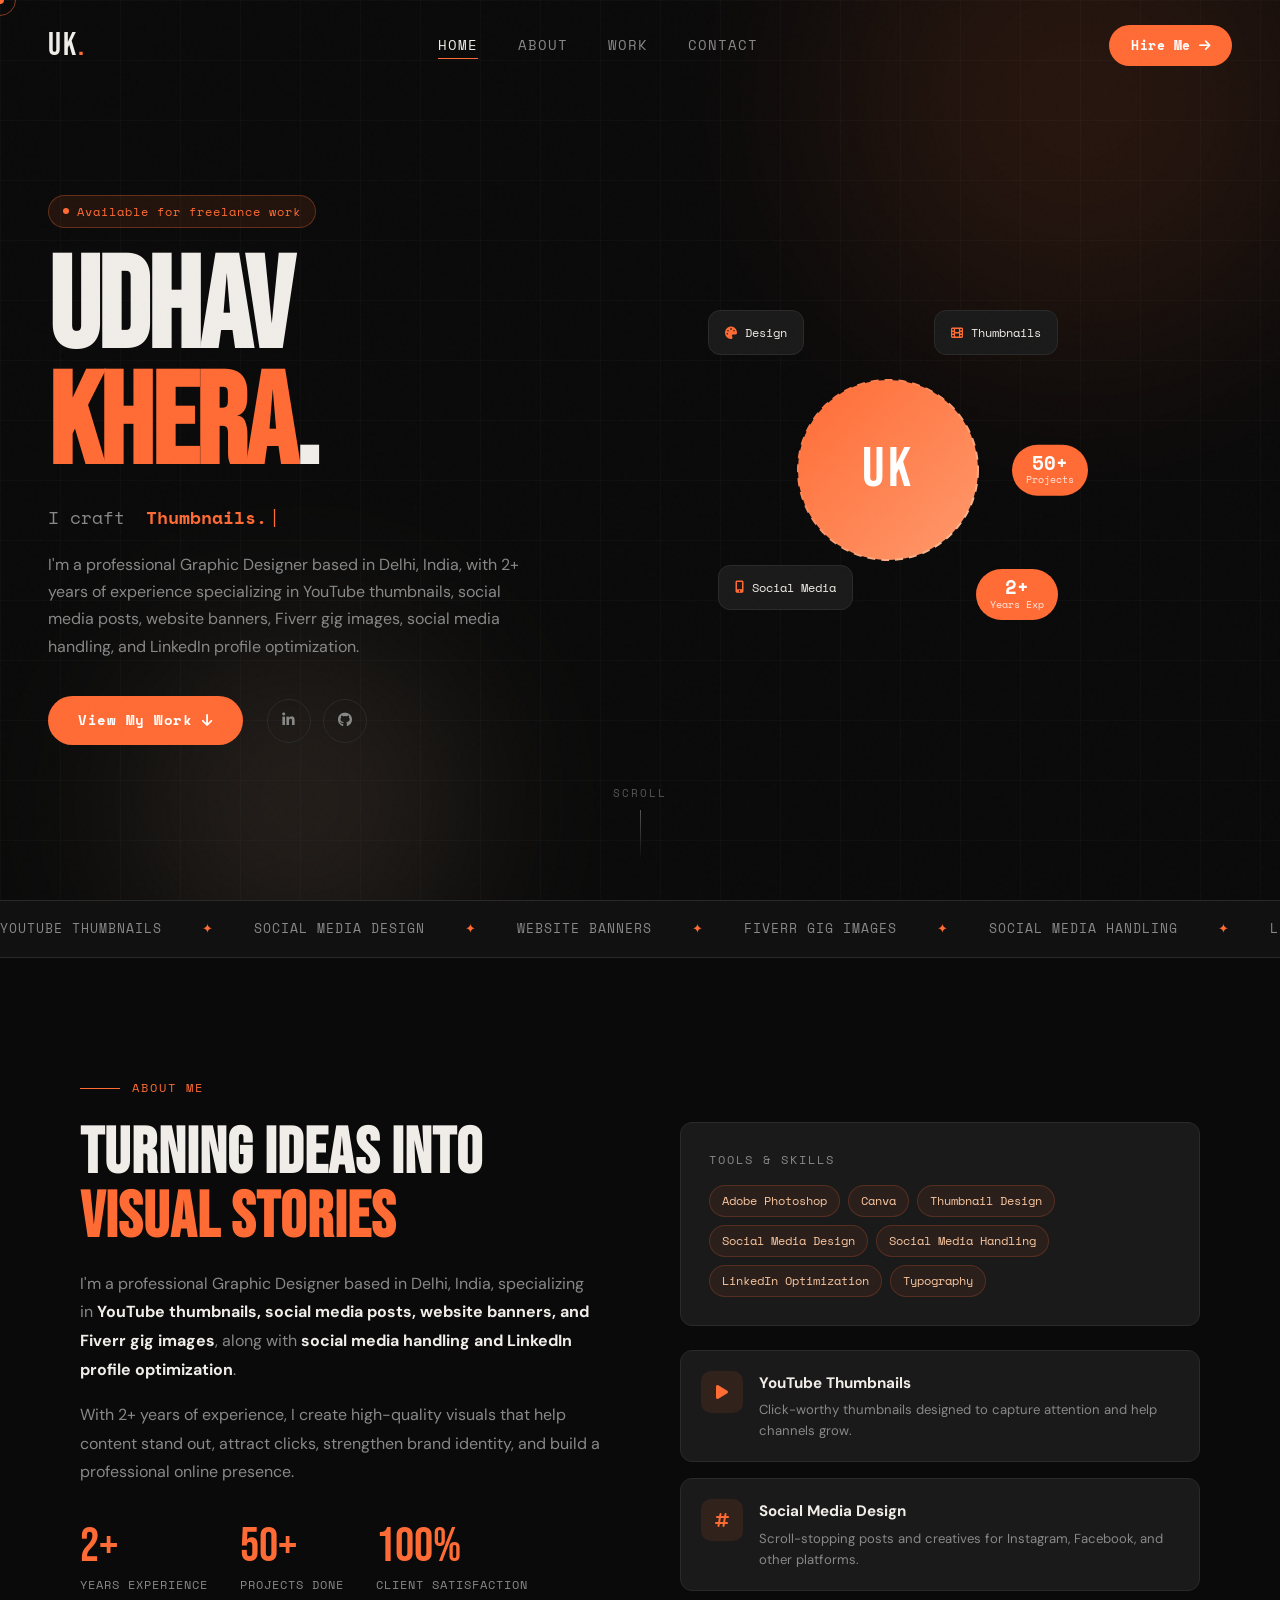
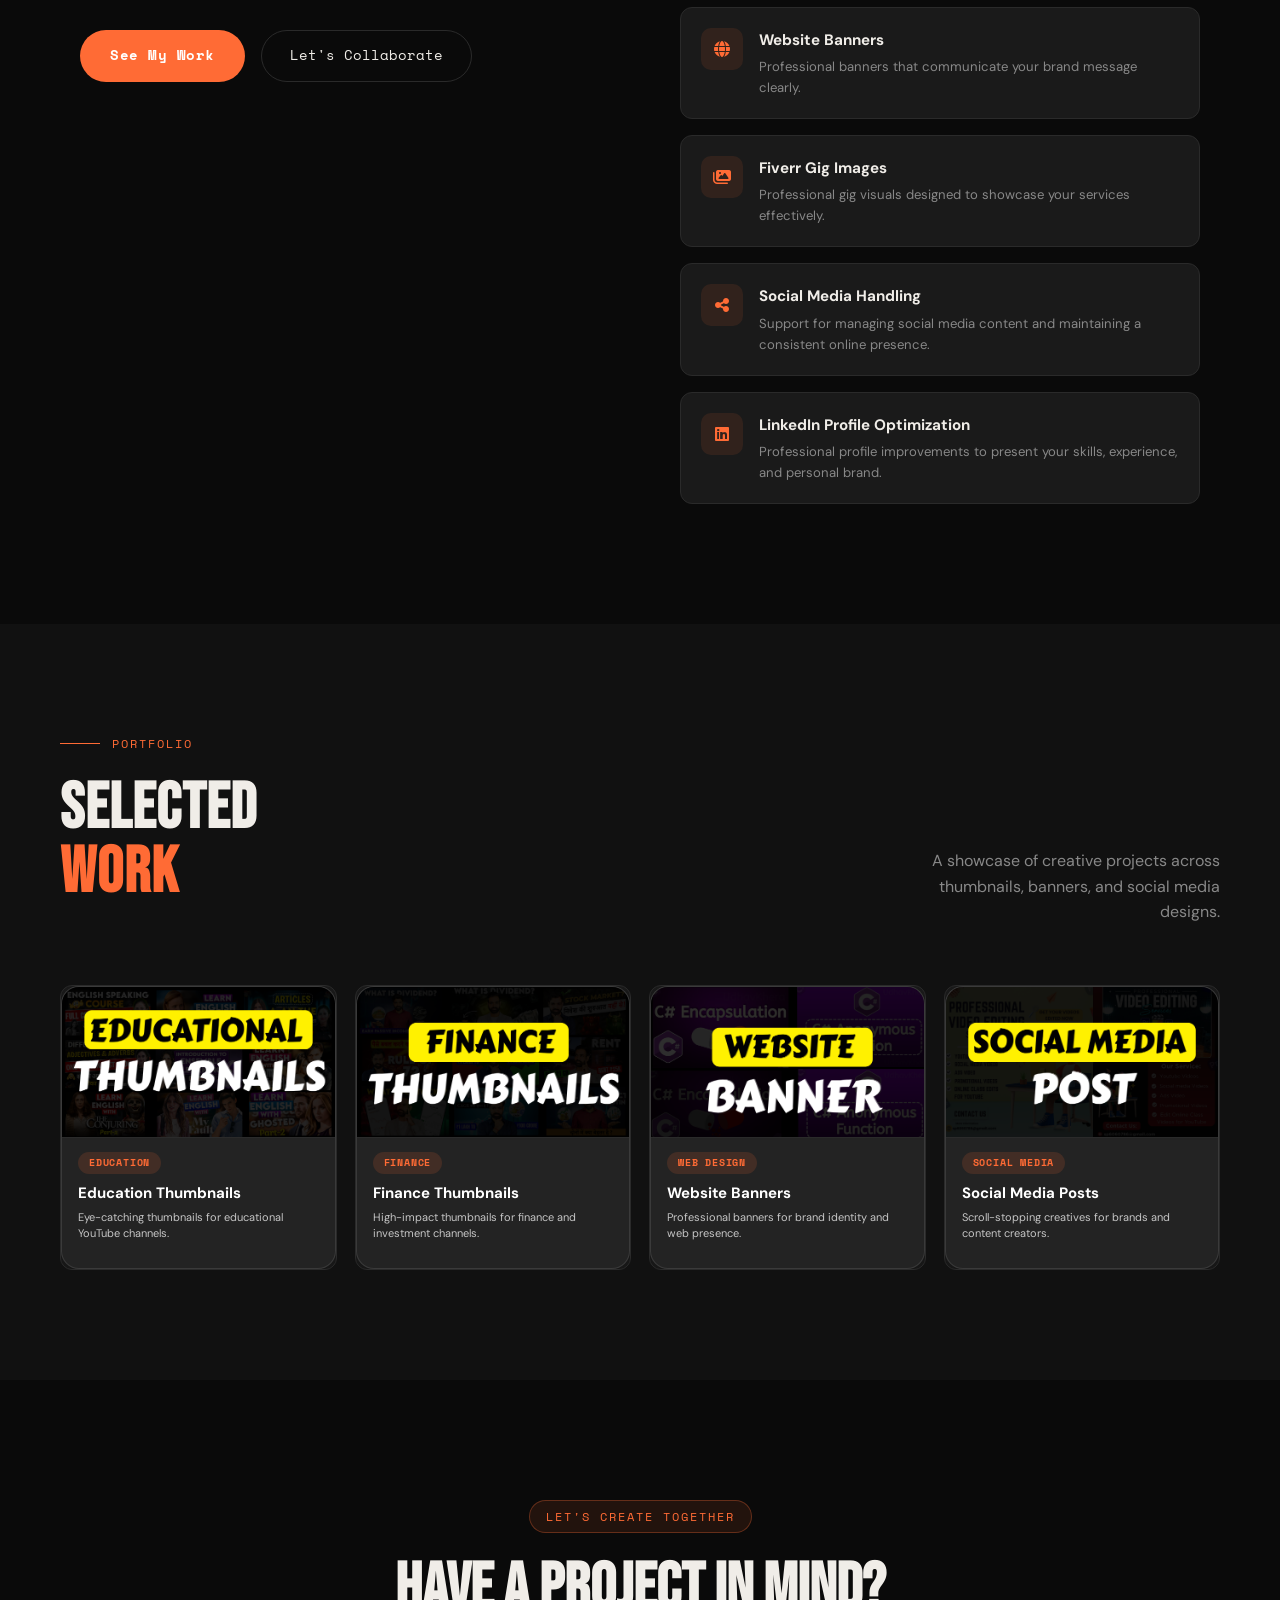
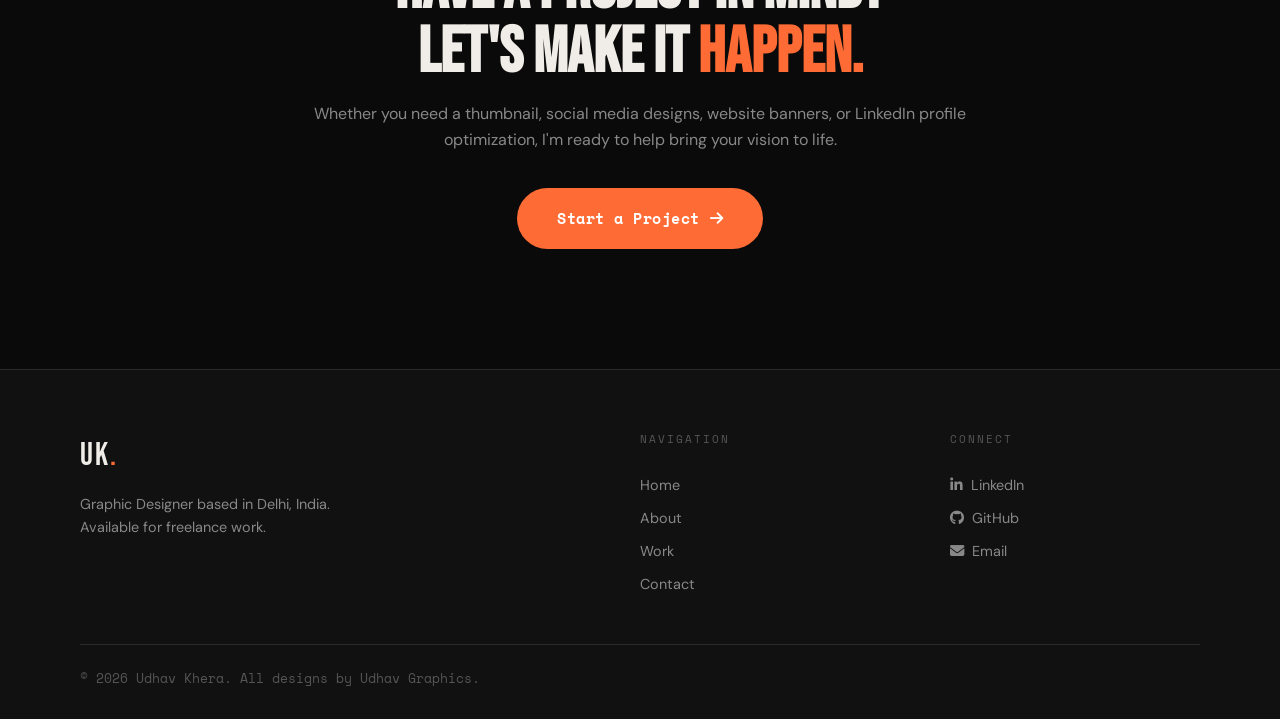
<file: index.html>
<!DOCTYPE html>
<html lang="en">
<head>
  <meta charset="UTF-8">
  <meta name="viewport" content="width=device-width, initial-scale=1.0">

  <link rel="stylesheet" href="https://cdnjs.cloudflare.com/ajax/libs/font-awesome/6.5.2/css/all.min.css">

  <link href="https://fonts.googleapis.com/css2?family=Bebas+Neue&family=DM+Sans:ital,opsz,wght@0,9..40,300;0,9..40,400;0,9..40,500;1,9..40,300&family=Space+Mono:wght@400;700&display=swap" rel="stylesheet">

  <link rel="stylesheet" href="./asset/css/style.css">

  <title>Udhav Khera | Graphic Designer</title>

  <style>
    /* WORK SECTION */
    .work {
      overflow: visible !important;
      padding: 110px 0 !important;
    }

    .work .container {
      width: min(100% - 40px, 1380px) !important;
      max-width: 1380px !important;
      margin: 0 auto !important;
    }

    .work-slider-wrap {
      width: 100% !important;
      position: relative !important;
      margin-top: 42px !important;
      overflow: visible !important;
    }

    .work-slider-viewport {
      width: 100% !important;
      overflow: visible !important;
    }

    .work-slider-track {
      display: grid !important;
      grid-template-columns: repeat(4, minmax(0, 1fr)) !important;
      gap: 18px !important;
      width: 100% !important;
      transform: none !important;
      transition: none !important;
    }

    .work-card {
      width: 100% !important;
      min-width: 0 !important;
      height: 285px !important;
      flex: none !important;
    }

    .work-card-inner {
      width: 100% !important;
      height: 100% !important;
      display: flex !important;
      flex-direction: column !important;
      text-decoration: none !important;
      color: inherit !important;
      border-radius: 18px !important;
      overflow: hidden !important;
      background: rgba(255, 255, 255, 0.045) !important;
      border: 1px solid rgba(255, 255, 255, 0.10) !important;
      box-shadow: 0 14px 35px rgba(0, 0, 0, 0.22) !important;
      transition: transform 0.3s ease, box-shadow 0.3s ease, border-color 0.3s ease !important;
    }

    .work-card-inner:hover {
      transform: translateY(-6px) !important;
      border-color: rgba(255, 107, 53, 0.45) !important;
      box-shadow: 0 22px 50px rgba(0, 0, 0, 0.36) !important;
    }

    .work-thumb {
      position: relative !important;
      width: 100% !important;
      height: 150px !important;
      overflow: hidden !important;
      background: #101010 !important;
      flex-shrink: 0 !important;
    }

    .work-thumb img {
      width: 100% !important;
      height: 100% !important;
      object-fit: cover !important;
      display: block !important;
      transition: transform 0.4s ease, filter 0.4s ease !important;
    }

    .work-card-inner:hover .work-thumb img {
      transform: scale(1.06) !important;
      filter: brightness(0.78) !important;
    }

    .work-overlay {
      position: absolute !important;
      inset: 0 !important;
      display: flex !important;
      align-items: center !important;
      justify-content: center !important;
      background: rgba(0, 0, 0, 0.42) !important;
      opacity: 0 !important;
      transition: opacity 0.3s ease !important;
      z-index: 2 !important;
    }

    .work-card-inner:hover .work-overlay {
      opacity: 1 !important;
    }

    .view-label {
      padding: 8px 15px !important;
      border-radius: 999px !important;
      background: rgba(255, 255, 255, 0.16) !important;
      color: #fff !important;
      backdrop-filter: blur(8px) !important;
      font-size: 12px !important;
      font-weight: 600 !important;
    }

    .work-meta {
      padding: 14px 16px 16px !important;
      min-height: 135px !important;
      display: flex !important;
      flex-direction: column !important;
      justify-content: flex-start !important;
      flex: 1 !important;
    }

    .work-tag {
      display: inline-block !important;
      width: fit-content !important;
      margin-bottom: 10px !important;
      padding: 6px 11px !important;
      border-radius: 999px !important;
      background: rgba(255, 107, 53, 0.14) !important;
      color: #ff6b35 !important;
      font-size: 10px !important;
      line-height: 1 !important;
      letter-spacing: 0.08em !important;
      text-transform: uppercase !important;
      font-weight: 700 !important;
    }

    .work-meta h3 {
      margin: 0 0 8px !important;
      font-size: 15px !important;
      line-height: 1.2 !important;
      color: #ffffff !important;
      font-weight: 700 !important;
    }

    .work-meta p {
      margin: 0 !important;
      font-size: 11px !important;
      line-height: 1.45 !important;
      color: rgba(255, 255, 255, 0.74) !important;
    }

    .slider-controls {
      display: none !important;
    }

    @media (max-width: 1200px) {
      .work-slider-track {
        grid-template-columns: repeat(2, minmax(0, 1fr)) !important;
      }

      .work-card {
        height: 300px !important;
      }
    }

    @media (max-width: 640px) {
      .work {
        padding: 80px 0 !important;
      }

      .work .container {
        width: min(100% - 24px, 100%) !important;
      }

      .work-slider-track {
        grid-template-columns: 1fr !important;
        gap: 18px !important;
      }

      .work-card {
        height: auto !important;
      }

      .work-thumb {
        height: 170px !important;
      }

      .work-meta {
        min-height: auto !important;
        padding: 14px !important;
      }
    }
  </style>
</head>

<body>

  <div class="cursor"></div>
  <div class="cursor-follower"></div>
  <div class="noise"></div>

  <!-- Header -->
  <header class="header" id="header">
    <a href="index.html" class="logo">UK<span>.</span></a>

    <nav class="nav">
      <a href="index.html" class="nav-link active">Home</a>
      <a href="#about" class="nav-link">About</a>
      <a href="#work" class="nav-link">Work</a>
      <a href="contact.html" class="nav-link">Contact</a>
    </nav>

    <a href="contact.html" class="header-cta">
      Hire Me <i class="fas fa-arrow-right"></i>
    </a>

    <button class="hamburger" id="hamburger" aria-label="Menu">
      <span></span>
      <span></span>
    </button>
  </header>

  <div class="mobile-nav" id="mobileNav">
    <a href="index.html">Home</a>
    <a href="#about">About</a>
    <a href="#work">Work</a>
    <a href="contact.html">Contact</a>
    <a href="contact.html" class="mobile-cta">Hire Me</a>
  </div>

  <!-- Hero Section -->
  <section class="hero">

    <div class="hero-bg">
      <div class="hero-circle c1"></div>
      <div class="hero-circle c2"></div>
      <div class="grid-lines"></div>
    </div>

    <div class="hero-content">

      <div class="hero-badge reveal">
        <span class="dot"></span> Available for freelance work
      </div>

      <h1 class="hero-name reveal">
        <span class="line">Udhav</span>
        <span class="line accent-line">Khera<span class="dot-accent">.</span></span>
      </h1>

      <div class="hero-role reveal">
        <span>I craft&nbsp;</span>
        <div class="type-wrap">
          <span id="typing" class="typed-text">Thumbnails</span>
          <span class="cursor-blink">|</span>
        </div>
      </div>

      <p class="hero-desc reveal">
        I'm a professional Graphic Designer based in Delhi, India, with 2+ years of experience specializing in YouTube thumbnails, social media posts, website banners, Fiverr gig images, social media handling, and LinkedIn profile optimization.
      </p>

      <div class="hero-actions reveal">

        <a href="#work" class="btn-primary">
          View My Work <i class="fas fa-arrow-down"></i>
        </a>

        <div class="social-row">

          <a href="https://www.linkedin.com/in/udhav-khera-a5574b271/"
             target="_blank"
             rel="noopener noreferrer"
             class="social-ico"
             aria-label="LinkedIn">
            <i class="fa-brands fa-linkedin-in"></i>
          </a>

          <a href="https://github.com/udhavkhera20050-hub"
             target="_blank"
             rel="noopener noreferrer"
             class="social-ico"
             aria-label="GitHub">
            <i class="fa-brands fa-github"></i>
          </a>

        </div>
      </div>
    </div>

    <div class="hero-visual reveal">

      <div class="card-stack">

        <div class="floating-card fc1">
          <i class="fas fa-palette"></i>
          <span>Design</span>
        </div>

        <div class="floating-card fc2">
          <i class="fas fa-film"></i>
          <span>Thumbnails</span>
        </div>

        <div class="floating-card fc3">
          <i class="fas fa-mobile-alt"></i>
          <span>Social Media</span>
        </div>

        <div class="avatar-ring">

          <div class="avatar-inner">
            <span class="avatar-initials">UK</span>
          </div>

          <svg class="ring-svg" viewBox="0 0 200 200">
            <circle
              cx="100"
              cy="100"
              r="90"
              fill="none"
              stroke="url(#grad)"
              stroke-width="2"
              stroke-dasharray="8 6"
            />

            <defs>
              <linearGradient id="grad" x1="0%" y1="0%" x2="100%" y2="100%">
                <stop offset="0%" style="stop-color:#ff6b35"/>
                <stop offset="100%" style="stop-color:#f7c59f"/>
              </linearGradient>
            </defs>
          </svg>

        </div>

        <div class="stat-chip s1">
          <strong>2+</strong>
          <span>Years Exp</span>
        </div>

        <div class="stat-chip s2">
          <strong>50+</strong>
          <span>Projects</span>
        </div>

      </div>
    </div>

    <div class="scroll-hint">
      <span>Scroll</span>
      <div class="scroll-line"></div>
    </div>

  </section>

  <!-- Services Marquee -->
  <div class="marquee-section">
    <div class="marquee-track">
      <span>YouTube Thumbnails</span>
      <span class="sep">✦</span>

      <span>Social Media Design</span>
      <span class="sep">✦</span>

      <span>Website Banners</span>
      <span class="sep">✦</span>

      <span>Fiverr Gig Images</span>
      <span class="sep">✦</span>

      <span>Social Media Handling</span>
      <span class="sep">✦</span>

      <span>LinkedIn Profile Optimization</span>
      <span class="sep">✦</span>

      <span>YouTube Thumbnails</span>
      <span class="sep">✦</span>
    </div>
  </div>

  <!-- About Section -->
  <section id="about" class="about">

    <div class="container">

      <div class="section-label reveal">
        <span class="label-line"></span>
        <span>About Me</span>
      </div>

      <div class="about-grid">

        <div class="about-left reveal">

          <h2 class="section-heading">
            Turning ideas into<br>
            <em>visual stories</em>
          </h2>

          <p>
            I'm a professional Graphic Designer based in Delhi, India, specializing in
            <strong>YouTube thumbnails, social media posts, website banners, and Fiverr gig images</strong>,
            along with <strong>social media handling and LinkedIn profile optimization</strong>.
          </p>

          <p>
            With 2+ years of experience, I create high-quality visuals that help content stand out,
            attract clicks, strengthen brand identity, and build a professional online presence.
          </p>

          <div class="about-stats">

            <div class="stat-box">
              <span class="stat-num">2+</span>
              <span class="stat-lbl">Years Experience</span>
            </div>

            <div class="stat-box">
              <span class="stat-num">50+</span>
              <span class="stat-lbl">Projects Done</span>
            </div>

            <div class="stat-box">
              <span class="stat-num">100%</span>
              <span class="stat-lbl">Client Satisfaction</span>
            </div>

          </div>

          <div class="about-btns">
            <a href="#work" class="btn-primary">See My Work</a>
            <a href="contact.html" class="btn-ghost">Let's Collaborate</a>
          </div>

        </div>

        <div class="about-right reveal">

          <div class="skills-block">

            <p class="skills-title">Tools &amp; Skills</p>

            <div class="skill-pills">
              <span>Adobe Photoshop</span>
              <span>Canva</span>
              <span>Thumbnail Design</span>
              <span>Social Media Design</span>
              <span>Social Media Handling</span>
              <span>LinkedIn Optimization</span>
              <span>Typography</span>
            </div>

          </div>

          <div class="services-list">

            <div class="service-item">

              <div class="service-icon">
                <i class="fas fa-play"></i>
              </div>

              <div>
                <h4>YouTube Thumbnails</h4>
                <p>Click-worthy thumbnails designed to capture attention and help channels grow.</p>
              </div>

            </div>

            <div class="service-item">

              <div class="service-icon">
                <i class="fas fa-hashtag"></i>
              </div>

              <div>
                <h4>Social Media Design</h4>
                <p>Scroll-stopping posts and creatives for Instagram, Facebook, and other platforms.</p>
              </div>

            </div>

            <div class="service-item">

              <div class="service-icon">
                <i class="fas fa-globe"></i>
              </div>

              <div>
                <h4>Website Banners</h4>
                <p>Professional banners that communicate your brand message clearly.</p>
              </div>

            </div>

            <div class="service-item">

              <div class="service-icon">
                <i class="fas fa-images"></i>
              </div>

              <div>
                <h4>Fiverr Gig Images</h4>
                <p>Professional gig visuals designed to showcase your services effectively.</p>
              </div>

            </div>

            <div class="service-item">

              <div class="service-icon">
                <i class="fas fa-share-nodes"></i>
              </div>

              <div>
                <h4>Social Media Handling</h4>
                <p>Support for managing social media content and maintaining a consistent online presence.</p>
              </div>

            </div>

            <div class="service-item">

              <div class="service-icon">
                <i class="fab fa-linkedin"></i>
              </div>

              <div>
                <h4>LinkedIn Profile Optimization</h4>
                <p>Professional profile improvements to present your skills, experience, and personal brand.</p>
              </div>

            </div>

          </div>
        </div>

      </div>
    </div>

  </section>

  <!-- Portfolio / Work Section -->
  <section id="work" class="work">

    <div class="container">

      <div class="section-label reveal">
        <span class="label-line"></span>
        <span>Portfolio</span>
      </div>

      <div class="work-header reveal">

        <h2 class="section-heading">
          Selected<br>
          <em>Work</em>
        </h2>

        <p>
          A showcase of creative projects across thumbnails, banners, and social media designs.
        </p>

      </div>

      <div class="work-slider-wrap reveal">

        <div class="work-slider-viewport">

          <div class="work-slider-track" id="workTrack">

            <!-- Education -->
            <article class="work-card">

              <a href="./Education.html" class="work-card-inner">

                <div class="work-thumb">
                  <img
                    src="./asset/images/EDUCATION.png"
                    alt="Education Thumbnails"
                    loading="lazy"
                  >

                  <div class="work-overlay">
                    <span class="view-label">
                      View Project <i class="fas fa-arrow-right"></i>
                    </span>
                  </div>
                </div>

                <div class="work-meta">
                  <span class="work-tag">Education</span>
                  <h3>Education Thumbnails</h3>
                  <p>Eye-catching thumbnails for educational YouTube channels.</p>
                </div>

              </a>
            </article>

            <!-- Finance -->
            <article class="work-card">

              <a href="./finance.html" class="work-card-inner">

                <div class="work-thumb">
                  <img
                    src="./asset/images/FINANCE THUMBNAILS.png"
                    alt="Finance Thumbnails"
                    loading="lazy"
                  >

                  <div class="work-overlay">
                    <span class="view-label">
                      View Project <i class="fas fa-arrow-right"></i>
                    </span>
                  </div>
                </div>

                <div class="work-meta">
                  <span class="work-tag">Finance</span>
                  <h3>Finance Thumbnails</h3>
                  <p>High-impact thumbnails for finance and investment channels.</p>
                </div>

              </a>
            </article>

            <!-- Website Banners -->
            <article class="work-card">

              <a href="./website-banner.html" class="work-card-inner">

                <div class="work-thumb">
                  <img
                    src="./asset/images/website.png"
                    alt="Website Banners"
                    loading="lazy"
                  >

                  <div class="work-overlay">
                    <span class="view-label">
                      View Project <i class="fas fa-arrow-right"></i>
                    </span>
                  </div>
                </div>

                <div class="work-meta">
                  <span class="work-tag">Web Design</span>
                  <h3>Website Banners</h3>
                  <p>Professional banners for brand identity and web presence.</p>
                </div>

              </a>
            </article>

            <!-- Social Media -->
            <article class="work-card">

              <a href="./social-media.html" class="work-card-inner">

                <div class="work-thumb">
                  <img
                    src="./asset/images/SOCIAL MEDIA POST.png"
                    alt="Social Media Posts"
                    loading="lazy"
                  >

                  <div class="work-overlay">
                    <span class="view-label">
                      View Project <i class="fas fa-arrow-right"></i>
                    </span>
                  </div>
                </div>

                <div class="work-meta">
                  <span class="work-tag">Social Media</span>
                  <h3>Social Media Posts</h3>
                  <p>Scroll-stopping creatives for brands and content creators.</p>
                </div>

              </a>
            </article>

          </div>
        </div>

        <div class="slider-controls">

          <button class="slider-btn" id="sliderPrev" aria-label="Previous">
            <i class="fas fa-arrow-left"></i>
          </button>

          <div class="slider-dots" id="sliderDots"></div>

          <button class="slider-btn" id="sliderNext" aria-label="Next">
            <i class="fas fa-arrow-right"></i>
          </button>

        </div>

      </div>
    </div>

  </section>

  <!-- Call to Action -->
  <section class="cta-section">

    <div class="container">

      <div class="cta-inner reveal">

        <span class="cta-badge">Let's Create Together</span>

        <h2>
          Have a project in mind?<br>
          Let's make it <em>happen.</em>
        </h2>

        <p>
          Whether you need a thumbnail, social media designs, website banners,
          or LinkedIn profile optimization, I'm ready to help bring your vision to life.
        </p>

        <a href="contact.html" class="btn-primary btn-lg">
          Start a Project <i class="fas fa-arrow-right"></i>
        </a>

      </div>
    </div>

  </section>

  <!-- Footer -->
  <footer class="footer">

    <div class="container">

      <div class="footer-grid">

        <div class="footer-brand">
          <span class="logo">UK<span>.</span></span>

          <p>
            Graphic Designer based in Delhi, India.
            Available for freelance work.
          </p>
        </div>

        <div class="footer-links">

          <p class="footer-heading">Navigation</p>

          <a href="index.html">Home</a>
          <a href="#about">About</a>
          <a href="#work">Work</a>
          <a href="contact.html">Contact</a>

        </div>

        <div class="footer-social">

          <p class="footer-heading">Connect</p>

          <a
            href="https://www.linkedin.com/in/udhav-khera-a5574b271/"
            target="_blank"
            rel="noopener noreferrer"
          >
            <i class="fa-brands fa-linkedin-in"></i> LinkedIn
          </a>

          <a
            href="https://github.com/udhavkhera20050-hub"
            target="_blank"
            rel="noopener noreferrer"
          >
            <i class="fa-brands fa-github"></i> GitHub
          </a>

          <a href="mailto:udhavkhera8@gmail.com">
            <i class="fas fa-envelope"></i> Email
          </a>

        </div>

      </div>

      <div class="footer-bottom">
        <p>&copy; 2026 Udhav Khera. All designs by Udhav Graphics.</p>
      </div>

    </div>

  </footer>

  <script src="./asset/js/main.js"></script>

</body>
</html>
</file>
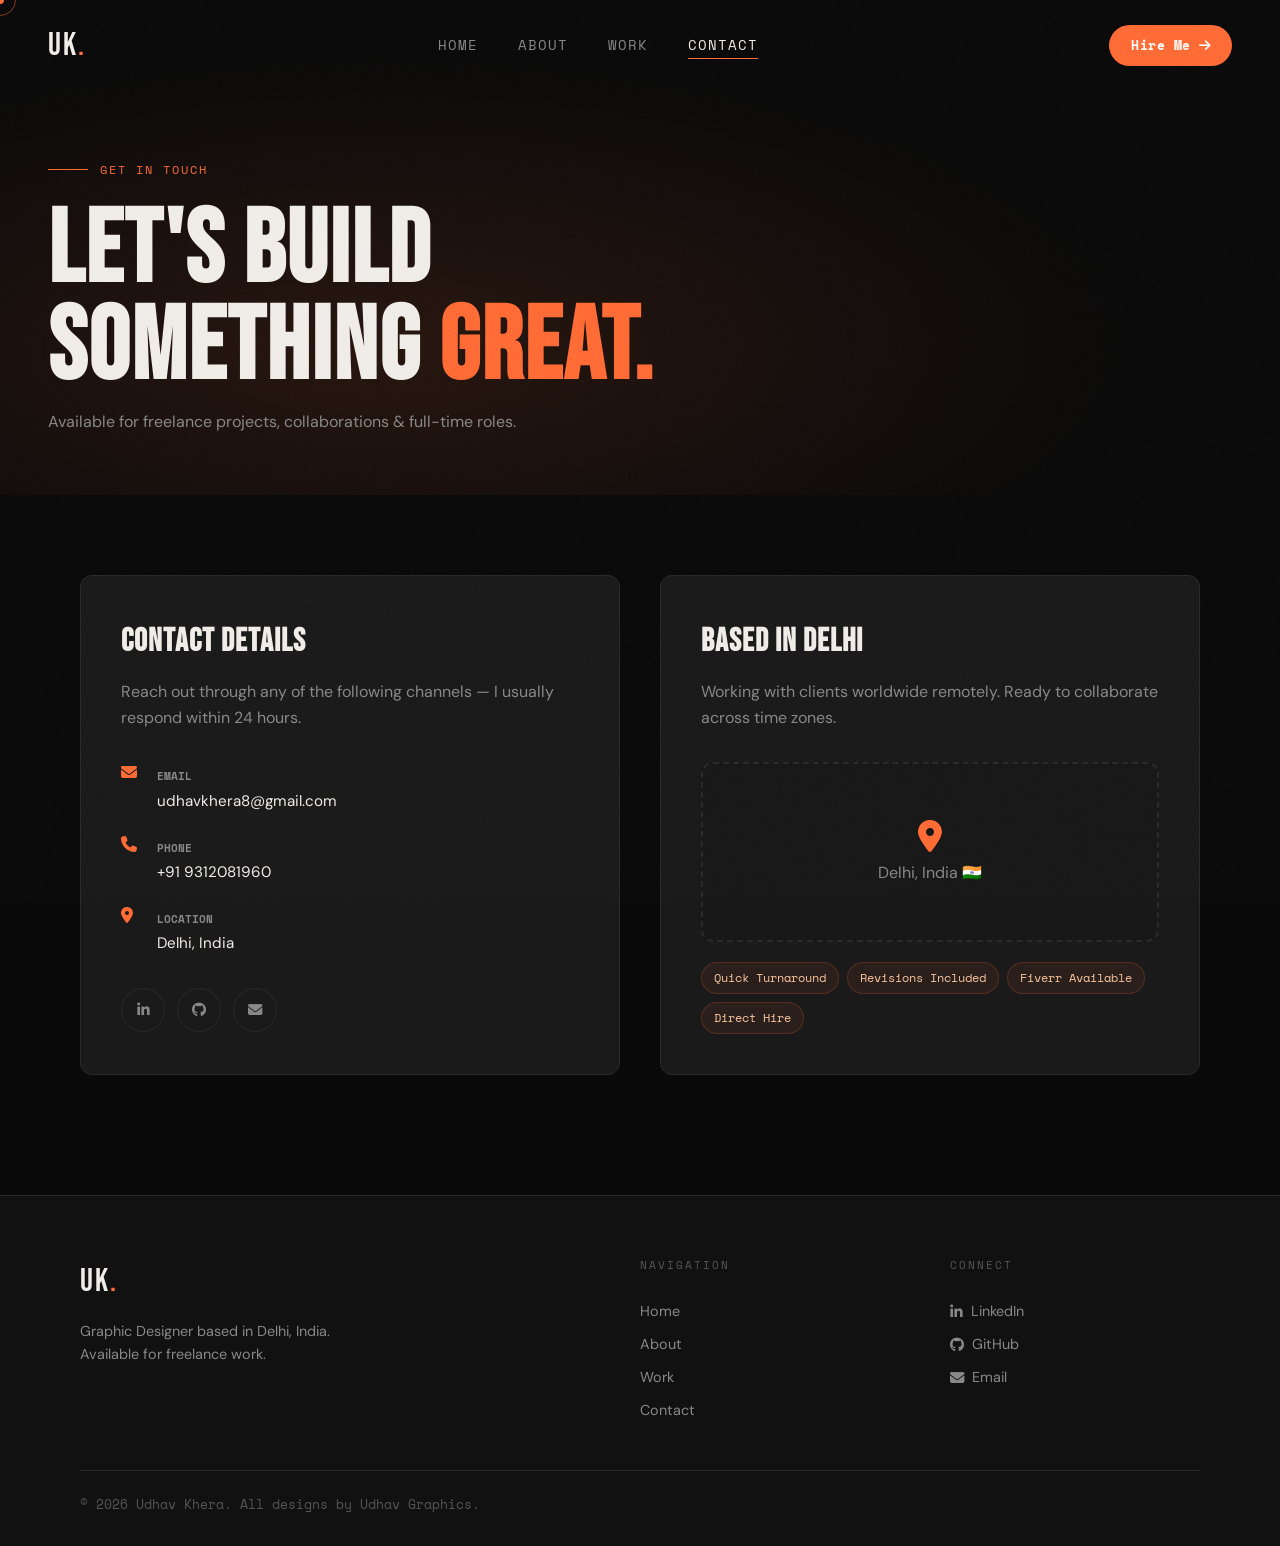
<file: contact.html>
<!DOCTYPE html>
<html lang="en">
<head>
  <meta charset="UTF-8">
  <meta name="viewport" content="width=device-width, initial-scale=1.0">
  <link rel="stylesheet" href="https://cdnjs.cloudflare.com/ajax/libs/font-awesome/6.5.2/css/all.min.css">
  <link href="https://fonts.googleapis.com/css2?family=Bebas+Neue&family=DM+Sans:ital,opsz,wght@0,9..40,300;0,9..40,400;0,9..40,500;1,9..40,300&family=Space+Mono:wght@400;700&display=swap" rel="stylesheet">
  <link rel="stylesheet" href="./asset/css/style.css">
  <title>Contact — Udhav Khera</title>
</head>
<body>

  <div class="cursor"></div>
  <div class="cursor-follower"></div>
  <div class="noise"></div>

  <header class="header" id="header">
    <a href="index.html" class="logo">UK<span>.</span></a>
    <nav class="nav">
      <a href="index.html" class="nav-link">Home</a>
      <a href="index.html#about" class="nav-link">About</a>
      <a href="index.html#work" class="nav-link">Work</a>
      <a href="contact.html" class="nav-link active">Contact</a>
    </nav>
    <a href="contact.html" class="header-cta">Hire Me <i class="fas fa-arrow-right"></i></a>
    <button class="hamburger" id="hamburger" aria-label="Menu"><span></span><span></span></button>
  </header>

  <div class="mobile-nav" id="mobileNav">
    <a href="index.html">Home</a>
    <a href="index.html#about">About</a>
    <a href="index.html#work">Work</a>
    <a href="contact.html">Contact</a>
    <a href="contact.html" class="mobile-cta">Hire Me</a>
  </div>

  <div class="contact-hero">
    <div class="contact-hero-content">
      <div class="section-label reveal"><span class="label-line"></span><span>Get In Touch</span></div>
      <h1 class="reveal">Let's build<br>something <em>great.</em></h1>
      <p class="reveal">Available for freelance projects, collaborations &amp; full-time roles.</p>
    </div>
  </div>

  <section class="contact-body">
    <div class="container">
      <div class="contact-grid">

        <div class="contact-info-card reveal">
          <h3>Contact Details</h3>
          <p>Reach out through any of the following channels — I usually respond within 24 hours.</p>
          <ul class="contact-info">
            <li>
              <i class="fas fa-envelope"></i>
              <div>
                <strong style="color:var(--muted);font-size:0.7rem;text-transform:uppercase;font-family:var(--font-mono)">Email</strong><br>
                <span>udhavkhera8@gmail.com</span>
              </div>
            </li>
            <li>
              <i class="fas fa-phone"></i>
              <div>
                <strong style="color:var(--muted);font-size:0.7rem;text-transform:uppercase;font-family:var(--font-mono)">Phone</strong><br>
                <span>+91 9312081960</span>
              </div>
            </li>
            <li>
              <i class="fas fa-map-marker-alt"></i>
              <div>
                <strong style="color:var(--muted);font-size:0.7rem;text-transform:uppercase;font-family:var(--font-mono)">Location</strong><br>
                <span>Delhi, India</span>
              </div>
            </li>
          </ul>
          <div class="social-links">
            <a href="https://www.linkedin.com/in/udhav-khera-a5574b271/" target="_blank" title="LinkedIn"><i class="fa-brands fa-linkedin-in"></i></a>
            <a href="https://github.com/udhavkhera20050-hub" target="_blank" title="GitHub"><i class="fa-brands fa-github"></i></a>
            <a href="mailto:udhavkhera8@gmail.com" title="Email"><i class="fas fa-envelope"></i></a>
          </div>
        </div>

        <div class="contact-map reveal">
          <h3>Based in Delhi</h3>
          <p>Working with clients worldwide remotely. Ready to collaborate across time zones.</p>
          <div class="map-placeholder">
            <i class="fas fa-map-marker-alt"></i>
            <p>Delhi, India 🇮🇳</p>
          </div>
          <div class="skill-pills">
            <span>Quick Turnaround</span>
            <span>Revisions Included</span>
            <span>Fiverr Available</span>
            <span>Direct Hire</span>
          </div>
        </div>

      </div>
    </div>
  </section>

  <footer class="footer">
    <div class="container">
      <div class="footer-grid">
        <div class="footer-brand">
          <span class="logo">UK<span>.</span></span>
          <p>Graphic Designer based in Delhi, India. Available for freelance work.</p>
        </div>
        <div class="footer-links">
          <p class="footer-heading">Navigation</p>
          <a href="index.html">Home</a>
          <a href="index.html#about">About</a>
          <a href="index.html#work">Work</a>
          <a href="contact.html">Contact</a>
        </div>
        <div class="footer-social">
          <p class="footer-heading">Connect</p>
          <a href="https://www.linkedin.com/in/udhav-khera-a5574b271/" target="_blank"><i class="fa-brands fa-linkedin-in"></i> LinkedIn</a>
          <a href="https://github.com/udhavkhera20050-hub" target="_blank"><i class="fa-brands fa-github"></i> GitHub</a>
          <a href="mailto:udhavkhera8@gmail.com"><i class="fas fa-envelope"></i> Email</a>
        </div>
      </div>
      <div class="footer-bottom"><p>&copy; 2026 Udhav Khera. All designs by Udhav Graphics.</p></div>
    </div>
  </footer>

  <script src="./asset/js/main.js"></script>
</body>
</html>
</file>
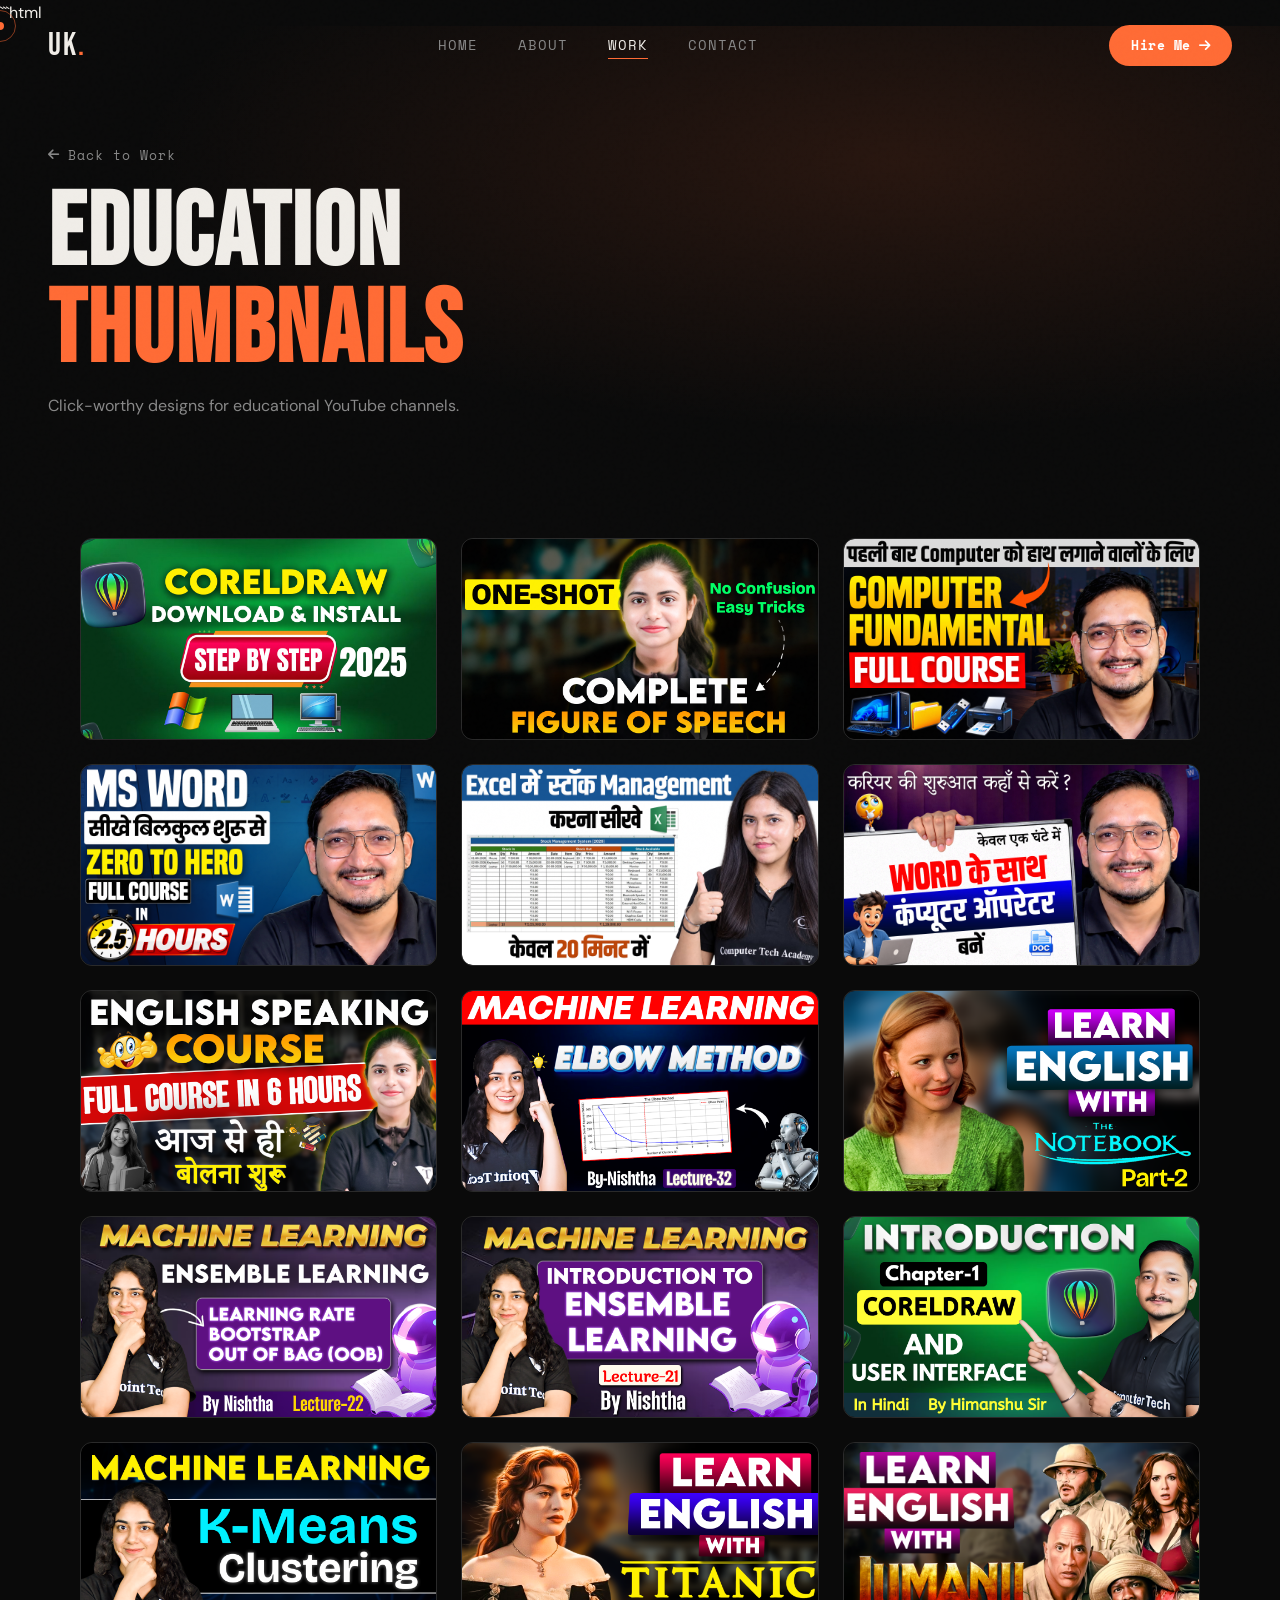
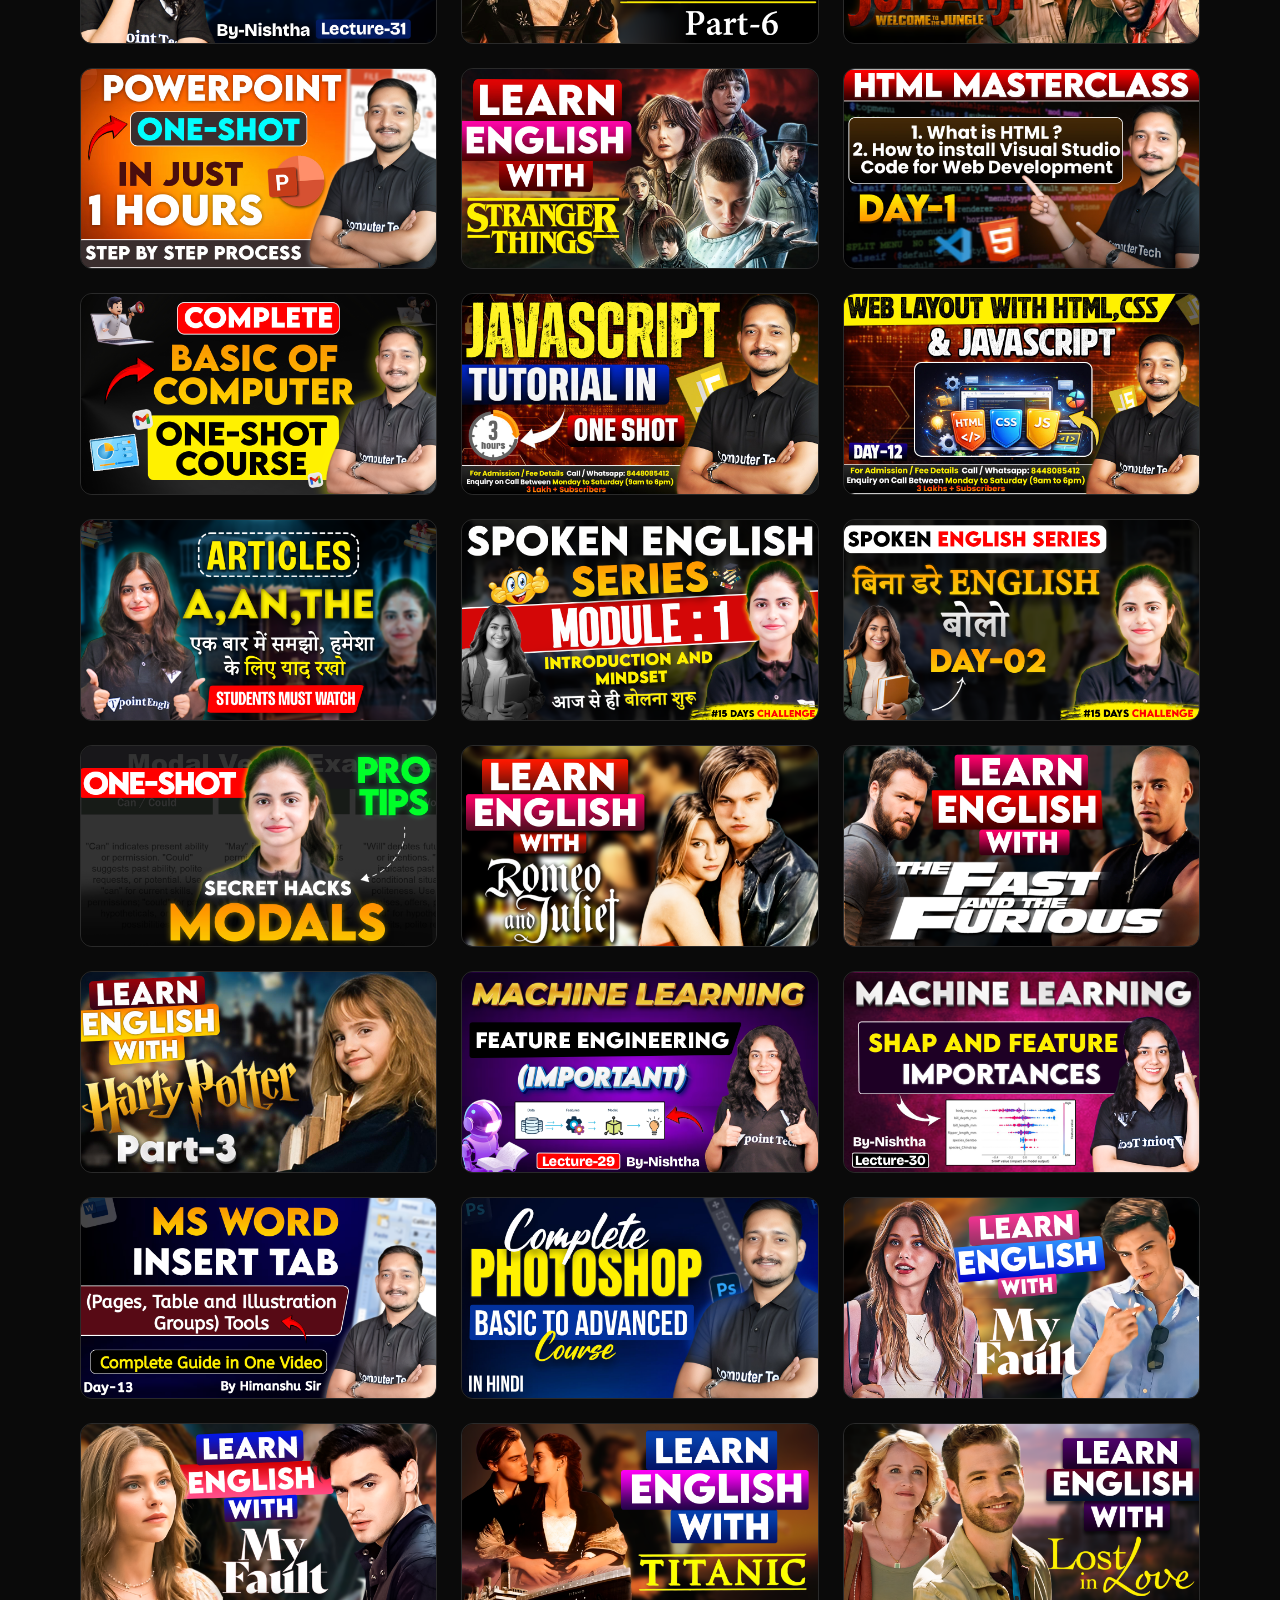
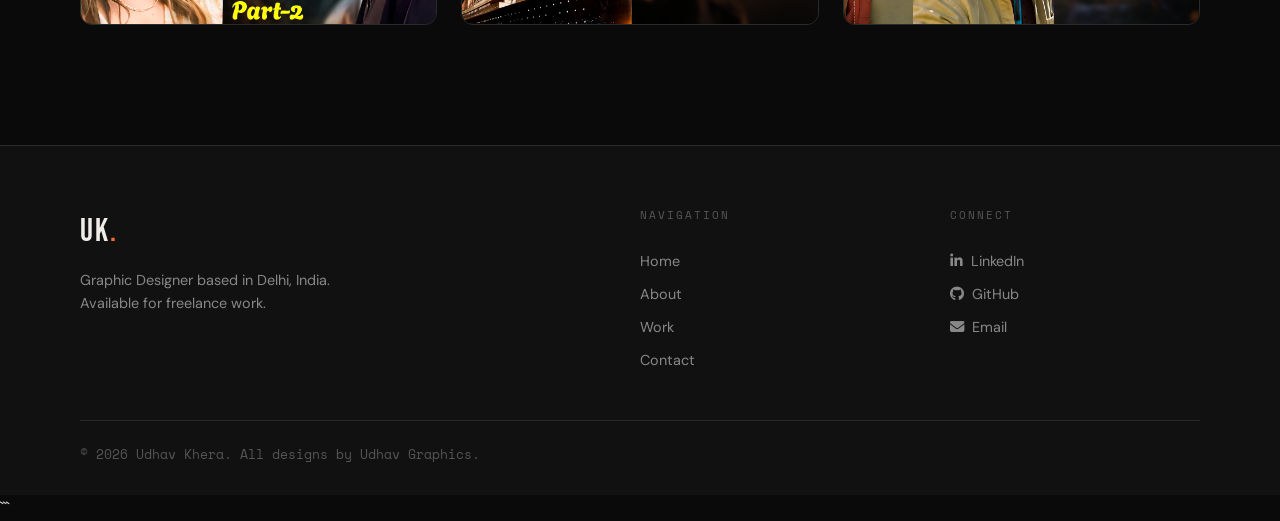
<file: Education.html>
```html
<!DOCTYPE html>
<html lang="en">
<head>
  <meta charset="UTF-8">
  <meta name="viewport" content="width=device-width, initial-scale=1.0">

  <link rel="stylesheet" href="https://cdnjs.cloudflare.com/ajax/libs/font-awesome/6.5.2/css/all.min.css">

  <link href="https://fonts.googleapis.com/css2?family=Bebas+Neue&family=DM+Sans:ital,opsz,wght@0,9..40,300;0,9..40,400;0,9..40,500;1,9..40,300&family=Space+Mono:wght@400;700&display=swap" rel="stylesheet">

  <link rel="stylesheet" href="./asset/css/style.css">

  <style>
    /* Responsive thumbnail gallery */
    .gallery-section .vlog-grid {
      display: grid;
      grid-template-columns: repeat(3, minmax(0, 1fr));
      gap: 24px;
      align-items: start;
      width: 100%;
    }

    .gallery-section .vlog-card {
      width: 100%;
      min-width: 0;
      margin: 0;
      overflow: hidden;
    }

    .gallery-section .vlog-thumb {
      width: 100%;
      aspect-ratio: 16 / 9;
      overflow: hidden;
      border-radius: 10px;
      position: relative;
    }

    .gallery-section .vlog-thumb img {
      display: block;
      width: 100%;
      height: 100%;
      max-width: 100%;
      object-fit: cover;
    }

    .gallery-section .vlog-thumb a {
      display: block;
      width: 100%;
      height: 100%;
    }

    /* Tablet */
    @media (max-width: 900px) {
      .gallery-section .vlog-grid {
        grid-template-columns: repeat(2, minmax(0, 1fr));
        gap: 20px;
      }
    }

    /* Mobile */
    @media (max-width: 600px) {
      .gallery-section .vlog-grid {
        grid-template-columns: 1fr;
        gap: 18px;
      }
    }
  </style>

  <title>Education Thumbnails — Udhav Khera</title>
</head>

<body>

  <div class="cursor"></div>
  <div class="cursor-follower"></div>
  <div class="noise"></div>

  <!-- Header -->
  <header class="header" id="header">

    <a href="index.html" class="logo">UK<span>.</span></a>

    <nav class="nav">
      <a href="index.html" class="nav-link">Home</a>
      <a href="index.html#about" class="nav-link">About</a>
      <a href="index.html#work" class="nav-link active">Work</a>
      <a href="contact.html" class="nav-link">Contact</a>
    </nav>

    <a href="contact.html" class="header-cta">
      Hire Me <i class="fas fa-arrow-right"></i>
    </a>

    <button class="hamburger" id="hamburger" aria-label="Menu">
      <span></span>
      <span></span>
    </button>

  </header>

  <!-- Mobile Navigation -->
  <div class="mobile-nav" id="mobileNav">
    <a href="index.html">Home</a>
    <a href="index.html#about">About</a>
    <a href="index.html#work">Work</a>
    <a href="contact.html">Contact</a>
    <a href="contact.html" class="mobile-cta">Hire Me</a>
  </div>

  <!-- Gallery Hero -->
  <div class="gallery-hero">
    <div class="gallery-hero-content">

      <a href="index.html#work" class="back-link reveal">
        <i class="fas fa-arrow-left"></i> Back to Work
      </a>

      <h1 class="reveal">
        Education<br>
        <em>Thumbnails</em>
      </h1>

      <p class="subtitle reveal">
        Click-worthy designs for educational YouTube channels.
      </p>

    </div>
  </div>

  <!-- Thumbnail Gallery -->
  <section class="gallery-section">
    <div class="container">

      <div class="vlog-grid">

        <div class="vlog-card reveal">
          <div class="vlog-thumb">
            <img src="./asset/images/coreldraw download and install.png" alt="CorelDRAW Download and Install" loading="lazy">
          </div>
        </div>

        <div class="vlog-card reveal">
          <div class="vlog-thumb">
            <img src="./asset/images/complete figure of speech.png" alt="Complete Figure of Speech" loading="lazy">
          </div>
        </div>

        <div class="vlog-card reveal">
          <div class="vlog-thumb">
            <img src="./asset/images/पहली बार Computer को हाथ लगाने वालों के लिए_.png" alt="पहली बार Computer को हाथ लगाने वालों के लिए" loading="lazy">
          </div>
        </div>

        <div class="vlog-card reveal">
          <div class="vlog-thumb">
            <img src="./asset/images/MS WORD.png" alt="MS Word" loading="lazy">
          </div>
        </div>

        <div class="vlog-card reveal">
          <div class="vlog-thumb">
            <img src="./asset/images/stock management.png" alt="Stock Management" loading="lazy">
          </div>
        </div>

        <div class="vlog-card reveal">
          <div class="vlog-thumb">
            <img src="./asset/images/computer operator....jpg" alt="Computer Operator" loading="lazy">
          </div>
        </div>

        <div class="vlog-card reveal">
          <div class="vlog-thumb">
            <img src="./asset/images/english speaking course.png" alt="English Speaking Course" loading="lazy">
          </div>
        </div>

        <div class="vlog-card reveal">
          <div class="vlog-thumb">
            <img src="./asset/images/Elbow method lecture-32.png" alt="Elbow Method Lecture 32" loading="lazy">
          </div>
        </div>

        <div class="vlog-card reveal">
          <div class="vlog-thumb">
            <img src="./asset/images/english with the notebook part-2.png" alt="Learn English with The Notebook Part 2" loading="lazy">
          </div>
        </div>

        <div class="vlog-card reveal">
          <div class="vlog-thumb">
            <img src="./asset/images/ensemble learning bootstrap.....png" alt="Ensemble Learning Bootstrap" loading="lazy">
          </div>
        </div>

        <div class="vlog-card reveal">
          <div class="vlog-thumb">
            <img src="./asset/images/ENSEMBLE LEARNING.3.png" alt="Ensemble Learning" loading="lazy">
          </div>
        </div>

        <div class="vlog-card reveal">
          <div class="vlog-thumb">
            <img src="./asset/images/INTRODUCTION chapter -1.png" alt="Introduction Chapter 1" loading="lazy">
          </div>
        </div>

        <div class="vlog-card reveal">
          <div class="vlog-thumb">
            <img src="./asset/images/k means clustering...333.png" alt="K Means Clustering" loading="lazy">
          </div>
        </div>

        <div class="vlog-card reveal">
          <div class="vlog-thumb">
            <img src="./asset/images/learn english with titanic part-6.png" alt="Learn English with Titanic Part 6" loading="lazy">
          </div>
        </div>

        <div class="vlog-card reveal">
          <div class="vlog-thumb">
            <img src="./asset/images/LEARN ENGLISH WITH JUMANJI WELCOME TO THE JUNGLE.png" alt="Learn English with Jumanji Welcome to the Jungle" loading="lazy">
          </div>
        </div>

        <div class="vlog-card reveal">
          <div class="vlog-thumb">
            <img src="./asset/images/powerpoint one shot in just 1 hours.jpg" alt="PowerPoint One Shot" loading="lazy">
          </div>
        </div>

        <div class="vlog-card reveal">
          <div class="vlog-thumb">
            <a href="https://youtu.be/m8W5w5XyhVY?si=JLpzvOgdKqkcFuuC" target="_blank" rel="noopener noreferrer">
              <img src="./asset/images/Learn english with stranger things .....jpg" alt="Learn English with Stranger Things" loading="lazy">
            </a>
          </div>
        </div>

        <div class="vlog-card reveal">
          <div class="vlog-thumb">
            <img src="./asset/images/html masterclass.jpg" alt="HTML Masterclass" loading="lazy">
          </div>
        </div>

        <div class="vlog-card reveal">
          <div class="vlog-thumb">
            <img src="./asset/images/basics of computer one shot.png" alt="Basics of Computer" loading="lazy">
          </div>
        </div>

        <div class="vlog-card reveal">
          <div class="vlog-thumb">
            <img src="./asset/images/javascript tutorial in one shot.jpg" alt="JavaScript Tutorial in One Shot" loading="lazy">
          </div>
        </div>

        <div class="vlog-card reveal">
          <div class="vlog-thumb">
            <img src="./asset/images/web layout with html css and javascript.jpg" alt="Web Layout with HTML, CSS and JavaScript" loading="lazy">
          </div>
        </div>

        <div class="vlog-card reveal">
          <div class="vlog-thumb">
            <img src="./asset/images/articles one shot_.png" alt="Articles One Shot" loading="lazy">
          </div>
        </div>

        <div class="vlog-card reveal">
          <div class="vlog-thumb">
            <img src="./asset/images/spoken english series.png" alt="Spoken English Series" loading="lazy">
          </div>
        </div>

        <div class="vlog-card reveal">
          <div class="vlog-thumb">
            <img src="./asset/images/spoken english series day-2.png" alt="Spoken English Series Day 2" loading="lazy">
          </div>
        </div>

        <div class="vlog-card reveal">
          <div class="vlog-thumb">
            <img src="./asset/images/modals verb.png" alt="Modal Verb" loading="lazy">
          </div>
        </div>

        <div class="vlog-card reveal">
          <div class="vlog-thumb">
            <img src="./asset/images/learn english with romeo and juliet...png" alt="Learn English with Romeo and Juliet" loading="lazy">
          </div>
        </div>

        <div class="vlog-card reveal">
          <div class="vlog-thumb">
            <img src="./asset/images/learn english with the fast and furious.png" alt="Learn English with Fast and Furious" loading="lazy">
          </div>
        </div>

        <div class="vlog-card reveal">
          <div class="vlog-thumb">
            <img src="./asset/images/Learn English With Harry Potter Part 3.jpg" alt="Learn English with Harry Potter Part 3" loading="lazy">
          </div>
        </div>

        <div class="vlog-card reveal">
          <div class="vlog-thumb">
            <img src="./asset/images/FEATURE ENGINEERING (IMPORTANT).png" alt="Feature Engineering" loading="lazy">
          </div>
        </div>

        <div class="vlog-card reveal">
          <div class="vlog-thumb">
            <img src="./asset/images/shap and feature_....png" alt="SHAP and Feature Importance" loading="lazy">
          </div>
        </div>

        <div class="vlog-card reveal">
          <div class="vlog-thumb">
            <img src="./asset/images/ms word insert tab.png" alt="MS Word Insert Tab" loading="lazy">
          </div>
        </div>

        <div class="vlog-card reveal">
          <div class="vlog-thumb">
            <img src="./asset/images/complete photoshop basic to advanced course.jpg" alt="Photoshop Basic to Advanced Course" loading="lazy">
          </div>
        </div>

        <div class="vlog-card reveal">
          <div class="vlog-thumb">
            <img src="./asset/images/learn english with my fault.png" alt="Learn English with My Fault" loading="lazy">
          </div>
        </div>

        <div class="vlog-card reveal">
          <div class="vlog-thumb">
            <img src="./asset/images/learn english with my fault part-2.png" alt="Learn English with My Fault Part 2" loading="lazy">
          </div>
        </div>

        <div class="vlog-card reveal">
          <div class="vlog-thumb">
            <img src="./asset/images/learn english with titanic...png" alt="Learn English with Titanic" loading="lazy">
          </div>
        </div>

        <div class="vlog-card reveal">
          <div class="vlog-thumb">
            <img src="./asset/images/Lost in Love.png" alt="Lost in Love" loading="lazy">
          </div>
        </div>

      </div>
    </div>
  </section>

  <!-- Footer -->
  <footer class="footer">
    <div class="container">

      <div class="footer-grid">

        <div class="footer-brand">
          <span class="logo">UK<span>.</span></span>
          <p>Graphic Designer based in Delhi, India. Available for freelance work.</p>
        </div>

        <div class="footer-links">
          <p class="footer-heading">Navigation</p>
          <a href="index.html">Home</a>
          <a href="index.html#about">About</a>
          <a href="index.html#work">Work</a>
          <a href="contact.html">Contact</a>
        </div>

        <div class="footer-social">
          <p class="footer-heading">Connect</p>

          <a href="https://www.linkedin.com/in/udhav-khera-a5574b271/" target="_blank" rel="noopener noreferrer">
            <i class="fa-brands fa-linkedin-in"></i> LinkedIn
          </a>

          <a href="https://github.com/udhavkhera20050-hub" target="_blank" rel="noopener noreferrer">
            <i class="fa-brands fa-github"></i> GitHub
          </a>

          <a href="mailto:udhavkhera8@gmail.com">
            <i class="fas fa-envelope"></i> Email
          </a>
        </div>

      </div>

      <div class="footer-bottom">
        <p>&copy; 2026 Udhav Khera. All designs by Udhav Graphics.</p>
      </div>

    </div>
  </footer>

  <script src="./asset/js/main.js"></script>

</body>
</html>
```
</file>
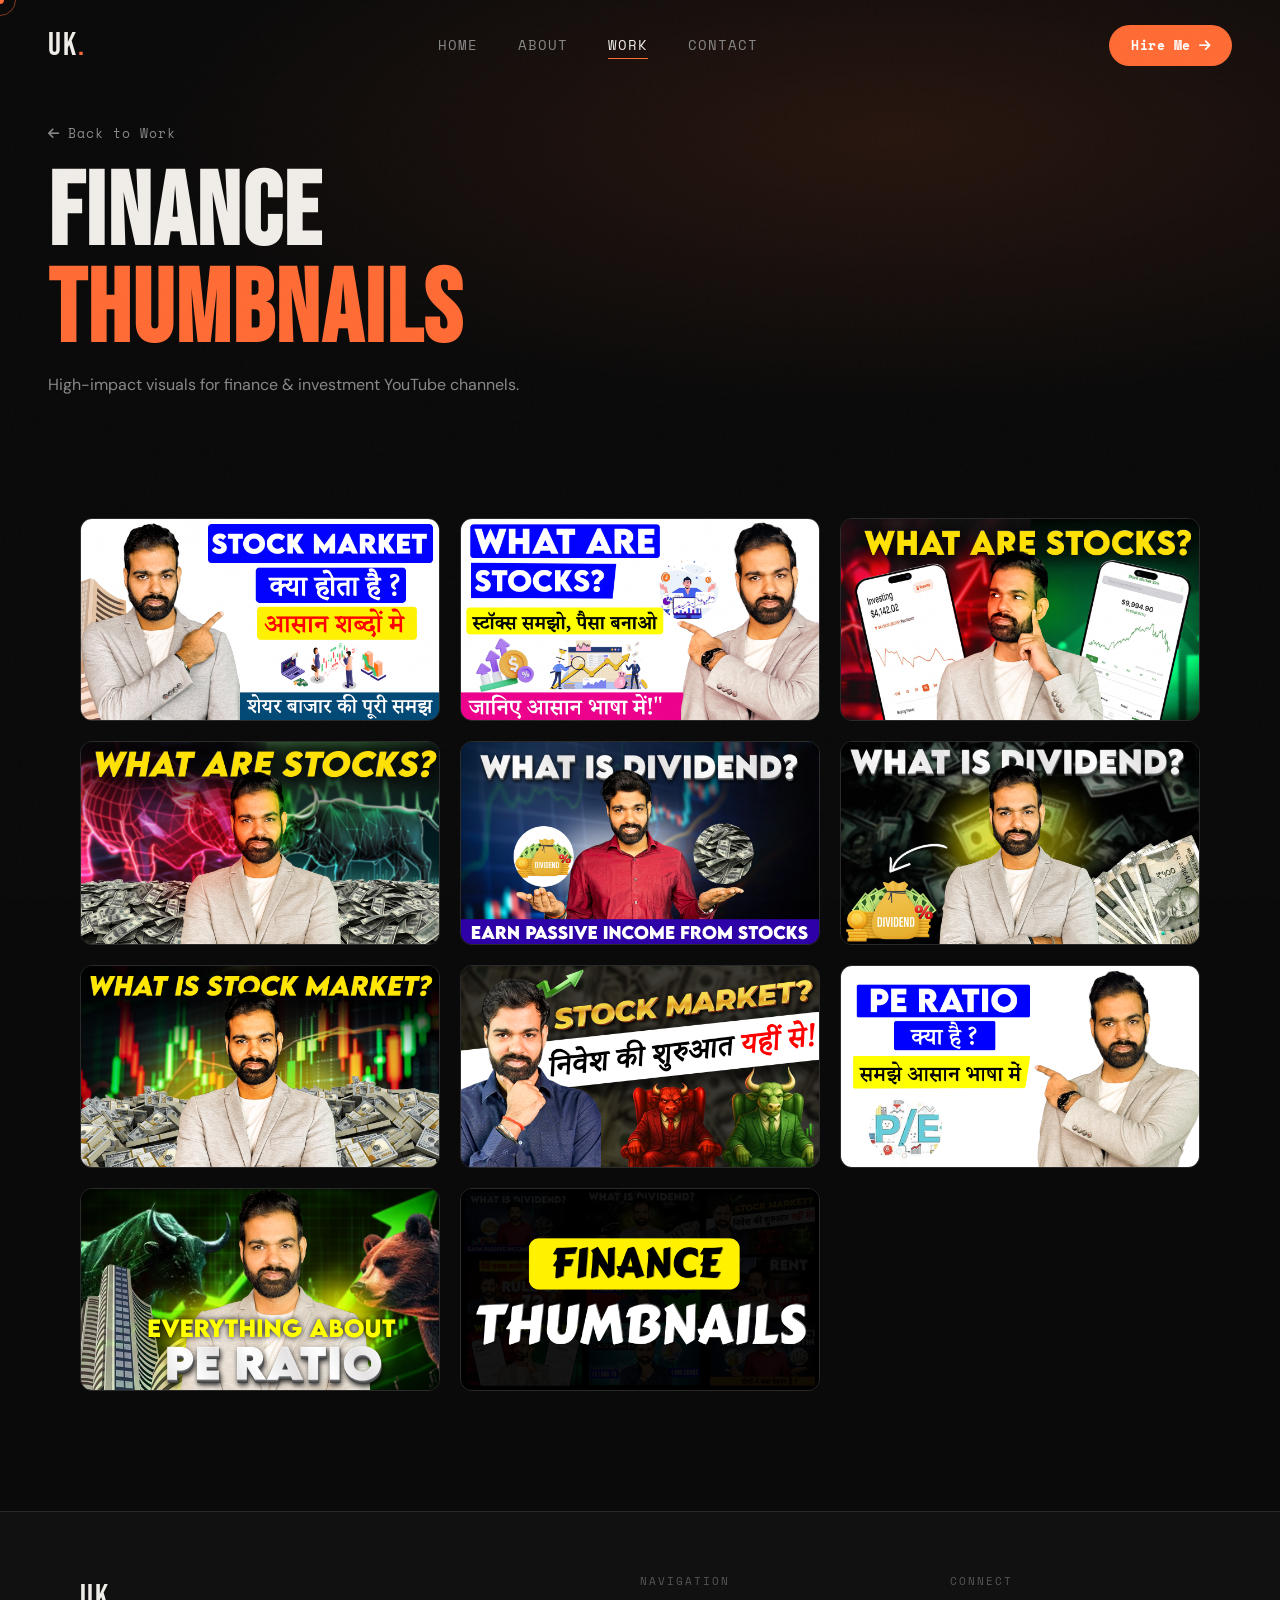
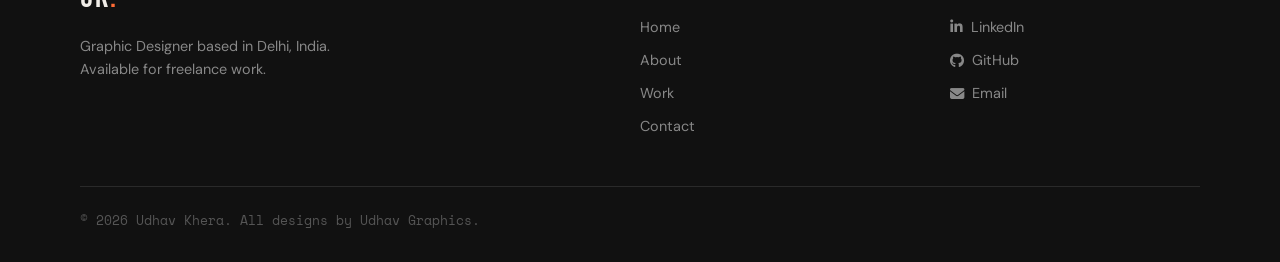
<file: finance.html>
<!DOCTYPE html>
<html lang="en">
<head>
  <meta charset="UTF-8">
  <meta name="viewport" content="width=device-width, initial-scale=1.0">
  <link rel="stylesheet" href="https://cdnjs.cloudflare.com/ajax/libs/font-awesome/6.5.2/css/all.min.css">
  <link href="https://fonts.googleapis.com/css2?family=Bebas+Neue&family=DM+Sans:ital,opsz,wght@0,9..40,300;0,9..40,400;0,9..40,500;1,9..40,300&family=Space+Mono:wght@400;700&display=swap" rel="stylesheet">
  <link rel="stylesheet" href="./asset/css/style.css">
  <title>Finance Thumbnails — Udhav Khera</title>
</head>
<body>
  <div class="cursor"></div>
  <div class="cursor-follower"></div>
  <div class="noise"></div>

  <header class="header" id="header">
    <a href="index.html" class="logo">UK<span>.</span></a>
    <nav class="nav">
      <a href="index.html" class="nav-link">Home</a>
      <a href="index.html#about" class="nav-link">About</a>
      <a href="index.html#work" class="nav-link active">Work</a>
      <a href="contact.html" class="nav-link">Contact</a>
    </nav>
    <a href="contact.html" class="header-cta">Hire Me <i class="fas fa-arrow-right"></i></a>
    <button class="hamburger" id="hamburger" aria-label="Menu"><span></span><span></span></button>
  </header>
  <div class="mobile-nav" id="mobileNav">
    <a href="index.html">Home</a>
    <a href="index.html#about">About</a>
    <a href="index.html#work">Work</a>
    <a href="contact.html">Contact</a>
    <a href="contact.html" class="mobile-cta">Hire Me</a>
  </div>

  <div class="gallery-hero">
    <div class="gallery-hero-content">
      <a href="index.html#work" class="back-link reveal"><i class="fas fa-arrow-left"></i> Back to Work</a>
      <h1 class="reveal">Finance<br><em>Thumbnails</em></h1>
      <p class="subtitle reveal">High-impact visuals for finance &amp; investment YouTube channels.</p>
    </div>
  </div>

  <section class="gallery-section">
    <div class="container">
      <div class="vlog-grid">
        <div class="vlog-card reveal">
          <div class="vlog-thumb"><img src="./asset/images/stock market.png" alt="Stock Market" loading="lazy"></div>
        </div>
        <div class="vlog-card reveal">
          <div class="vlog-thumb"><img src="./asset/images/what are stocks .....png" alt="What Are Stocks" loading="lazy"></div>
        </div>
        <div class="vlog-card reveal">
          <div class="vlog-thumb"><img src="./asset/images/what are stocks ..png" alt="Stocks Explained" loading="lazy"></div>
        </div>
        <div class="vlog-card reveal">
          <div class="vlog-thumb"><img src="./asset/images/what are stocks.png" alt="What Are Stocks 3" loading="lazy"></div>
        </div>
        <div class="vlog-card reveal">
          <div class="vlog-thumb"><img src="./asset/images/what is dividend...png" alt="What is Dividend" loading="lazy"></div>
        </div>
        <div class="vlog-card reveal">
          <div class="vlog-thumb"><img src="./asset/images/what is dividend.png" alt="Dividend Basics" loading="lazy"></div>
        </div>
        <div class="vlog-card reveal">
          <div class="vlog-thumb"><img src="./asset/images/what is stock market....png" alt="What is Stock Market" loading="lazy"></div>
        </div>
        <div class="vlog-card reveal">
          <div class="vlog-thumb"><img src="./asset/images/what is stock market..2.png" alt="Stock Market Guide" loading="lazy"></div>
        </div>
        <div class="vlog-card reveal">
          <div class="vlog-thumb"><img src="./asset/images/pe ratio.png" alt="PE Ratio" loading="lazy"></div>
        </div>
        <div class="vlog-card reveal">
          <div class="vlog-thumb"><img src="./asset/images/pe ration.png" alt="PE Ratio 2" loading="lazy"></div>
        </div>
        <div class="vlog-card reveal">
          <div class="vlog-thumb"><img src="./asset/images/FINANCE THUMBNAILS.png" alt="Finance Thumbnails" loading="lazy"></div>
        </div>
      </div>
    </div>
  </section>

  <footer class="footer">
    <div class="container">
      <div class="footer-grid">
        <div class="footer-brand">
          <span class="logo">UK<span>.</span></span>
          <p>Graphic Designer based in Delhi, India. Available for freelance work.</p>
        </div>
        <div class="footer-links">
          <p class="footer-heading">Navigation</p>
          <a href="index.html">Home</a>
          <a href="index.html#about">About</a>
          <a href="index.html#work">Work</a>
          <a href="contact.html">Contact</a>
        </div>
        <div class="footer-social">
          <p class="footer-heading">Connect</p>
          <a href="https://www.linkedin.com/in/udhav-khera-a5574b271/" target="_blank"><i class="fa-brands fa-linkedin-in"></i> LinkedIn</a>
          <a href="https://github.com/udhavkhera20050-hub" target="_blank"><i class="fa-brands fa-github"></i> GitHub</a>
          <a href="mailto:udhavkhera8@gmail.com"><i class="fas fa-envelope"></i> Email</a>
        </div>
      </div>
      <div class="footer-bottom"><p>&copy; 2026 Udhav Khera. All designs by Udhav Graphics.</p></div>
    </div>
  </footer>

  <script src="./asset/js/main.js"></script>
</body>
</html>
</file>
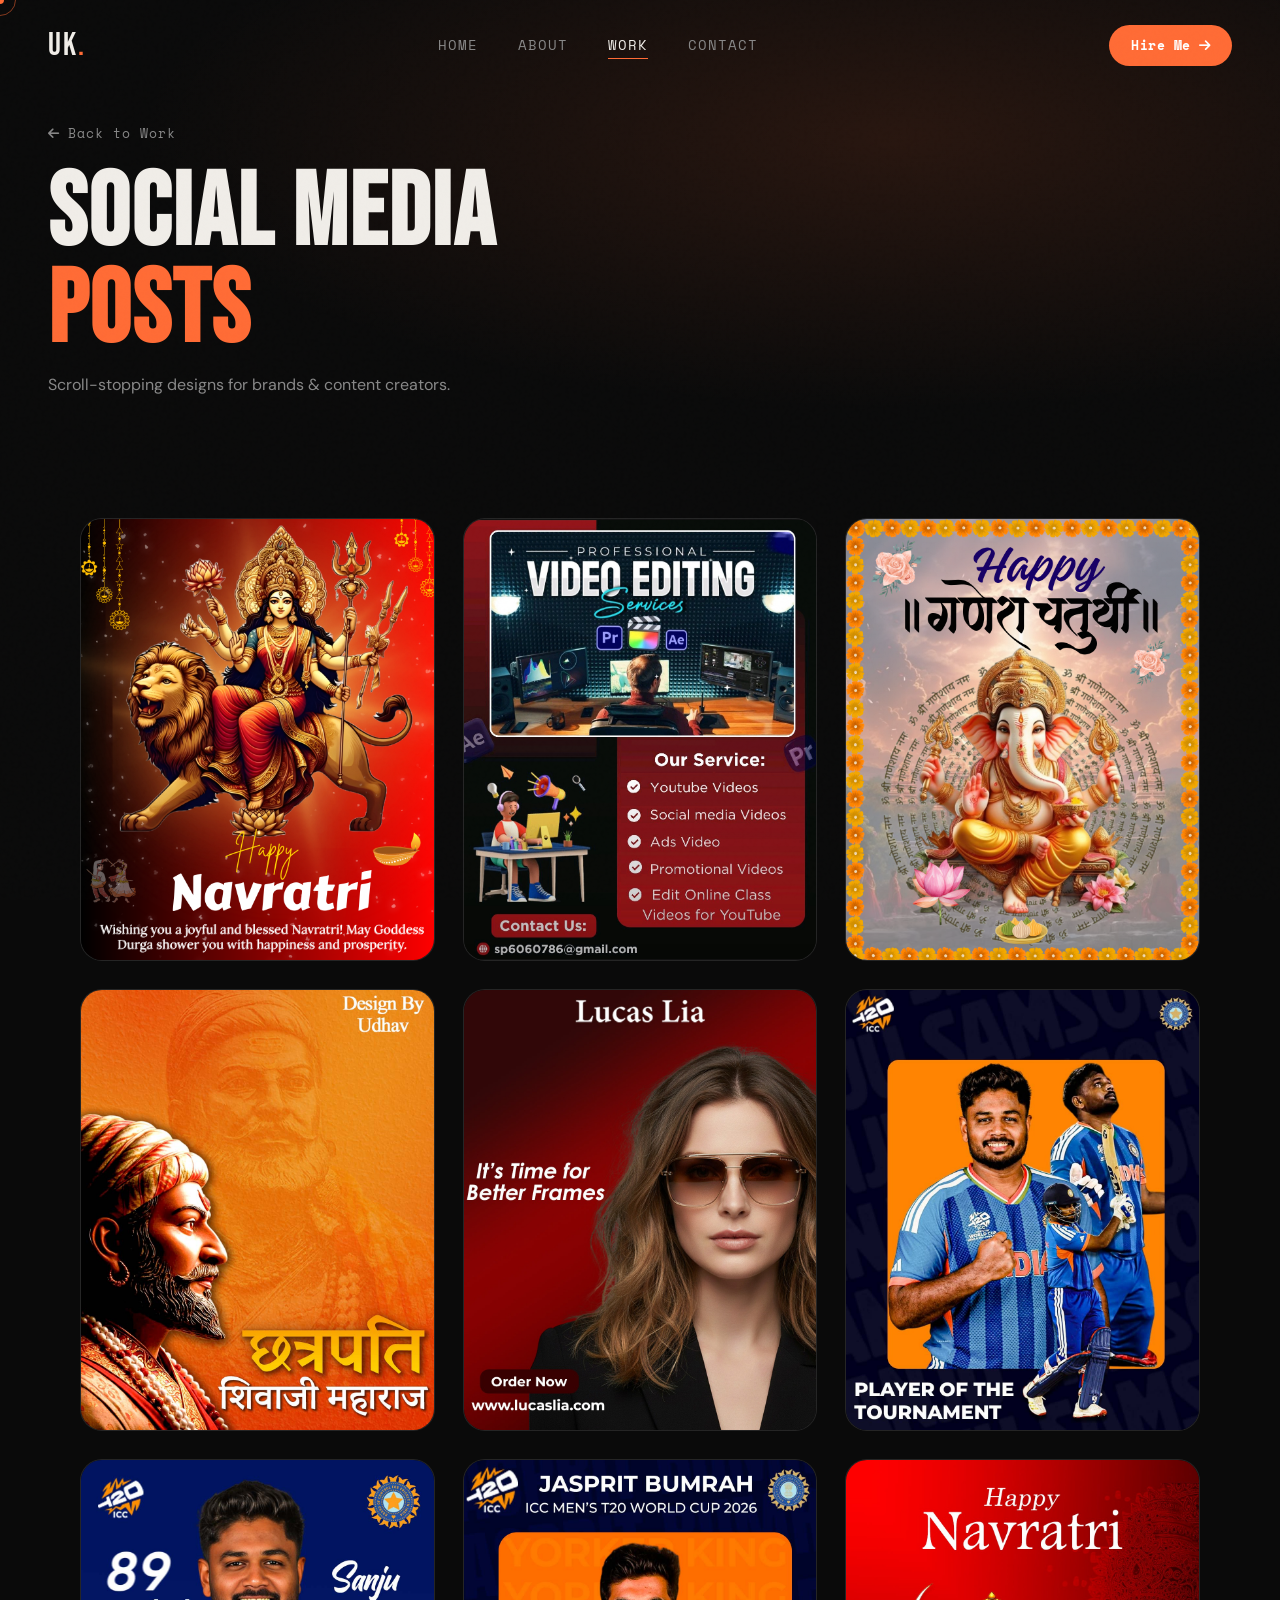
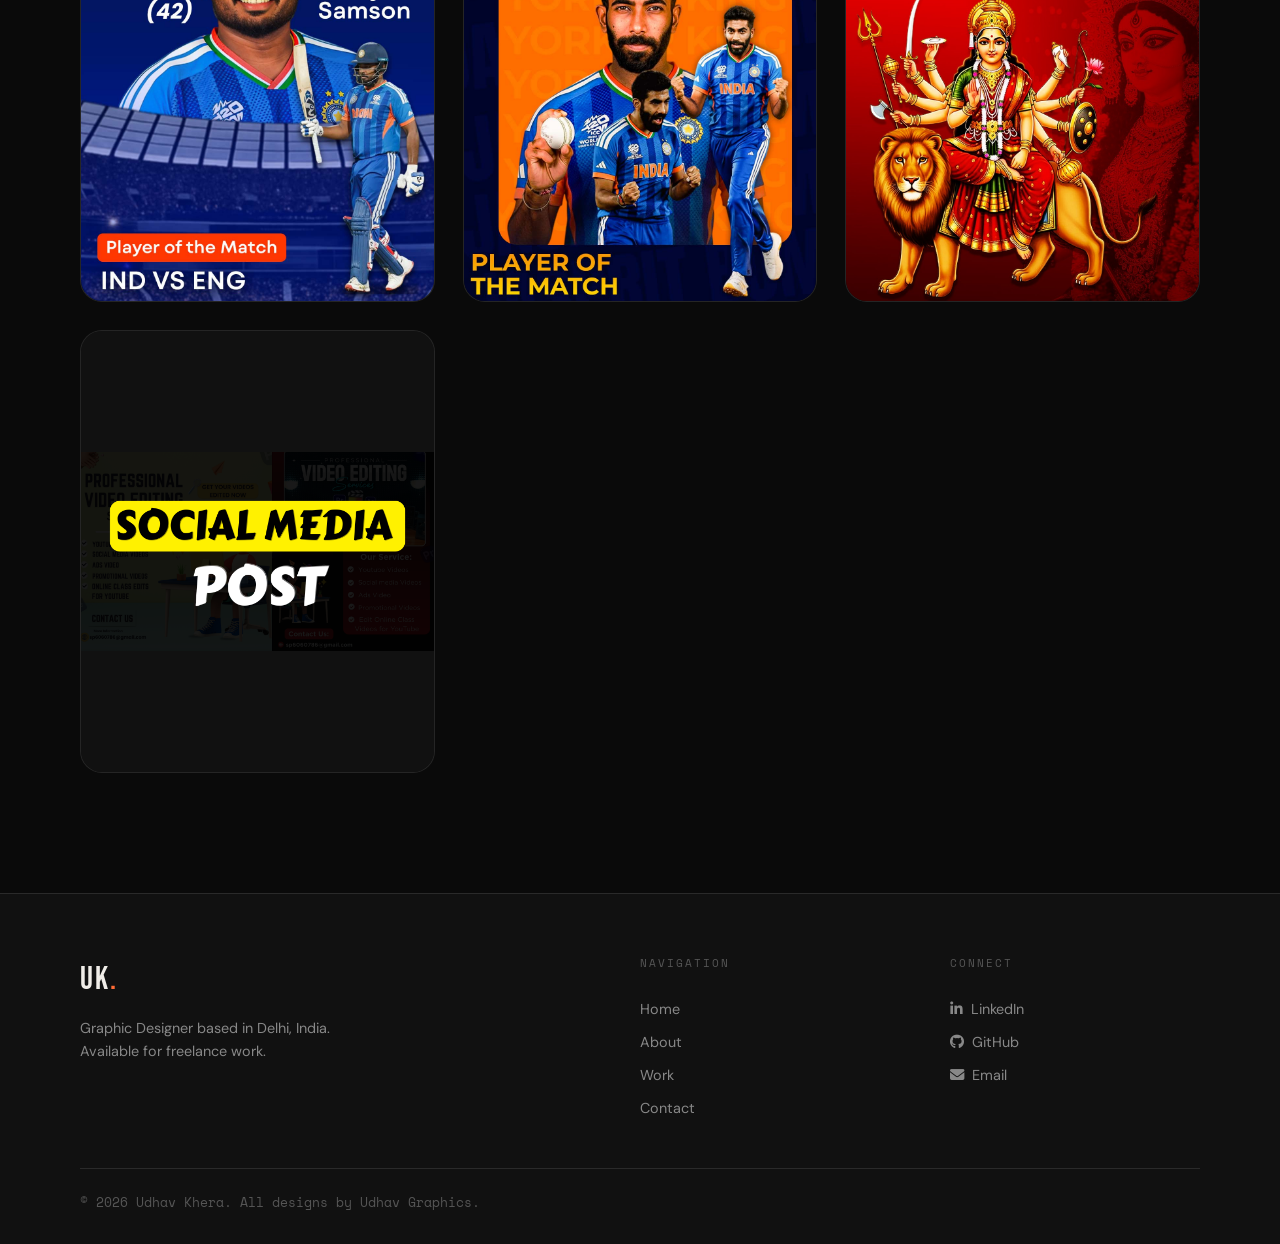
<file: social-media.html>
<!DOCTYPE html>
<html lang="en">
<head>
  <meta charset="UTF-8">
  <meta name="viewport" content="width=device-width, initial-scale=1.0">

  <link rel="stylesheet" href="https://cdnjs.cloudflare.com/ajax/libs/font-awesome/6.5.2/css/all.min.css">
  <link href="https://fonts.googleapis.com/css2?family=Bebas+Neue&family=DM+Sans:ital,opsz,wght@0,9..40,300;0,9..40,400;0,9..40,500;1,9..40,300&family=Space+Mono:wght@400;700&display=swap" rel="stylesheet">
  <link rel="stylesheet" href="./asset/css/style.css">

  <title>Social Media Posts — Udhav Khera</title>

  <!-- Social Media Posts Image Size Fix -->
  <style>
    .gallery-section .vlog-grid {
      display: grid;
      grid-template-columns: repeat(auto-fit, minmax(260px, 1fr));
      gap: 28px;
      align-items: start;
    }

    .gallery-section .vlog-card {
      width: 100%;
      border-radius: 22px;
      overflow: hidden;
      background: rgba(255, 255, 255, 0.04);
      border: 1px solid rgba(255, 255, 255, 0.08);
      transition: transform 0.3s ease, box-shadow 0.3s ease;
    }

    .gallery-section .vlog-card:hover {
      transform: translateY(-6px);
      box-shadow: 0 20px 45px rgba(0, 0, 0, 0.35);
    }

    .gallery-section .vlog-thumb {
      width: 100%;
      aspect-ratio: 4 / 5;
      overflow: hidden;
      background: #0f0f0f;
      display: flex;
      align-items: center;
      justify-content: center;
    }

    .gallery-section .vlog-thumb img {
      width: 100%;
      height: 100%;
      object-fit: contain;
      display: block;
    }

    @media (max-width: 768px) {
      .gallery-section .vlog-grid {
        grid-template-columns: repeat(auto-fit, minmax(180px, 1fr));
        gap: 18px;
      }

      .gallery-section .vlog-thumb {
        aspect-ratio: 4 / 5;
      }
    }

    @media (max-width: 480px) {
      .gallery-section .vlog-grid {
        grid-template-columns: 1fr;
      }
    }
  </style>
</head>

<body>
  <div class="cursor"></div>
  <div class="cursor-follower"></div>
  <div class="noise"></div>

  <header class="header" id="header">
    <a href="index.html" class="logo">UK<span>.</span></a>

    <nav class="nav">
      <a href="index.html" class="nav-link">Home</a>
      <a href="index.html#about" class="nav-link">About</a>
      <a href="index.html#work" class="nav-link active">Work</a>
      <a href="contact.html" class="nav-link">Contact</a>
    </nav>

    <a href="contact.html" class="header-cta">Hire Me <i class="fas fa-arrow-right"></i></a>

    <button class="hamburger" id="hamburger" aria-label="Menu">
      <span></span>
      <span></span>
    </button>
  </header>

  <div class="mobile-nav" id="mobileNav">
    <a href="index.html">Home</a>
    <a href="index.html#about">About</a>
    <a href="index.html#work">Work</a>
    <a href="contact.html">Contact</a>
    <a href="contact.html" class="mobile-cta">Hire Me</a>
  </div>

  <div class="gallery-hero">
    <div class="gallery-hero-content">
      <a href="index.html#work" class="back-link reveal">
        <i class="fas fa-arrow-left"></i> Back to Work
      </a>
      <h1 class="reveal">Social Media<br><em>Posts</em></h1>
      <p class="subtitle reveal">Scroll-stopping designs for brands &amp; content creators.</p>
    </div>
  </div>

  <section class="gallery-section">
    <div class="container">
      <div class="vlog-grid">

        <div class="vlog-card reveal">
          <div class="vlog-thumb">
            <img src="./asset/images/Happy Navratri.png" alt="Happy Navratri" loading="lazy">
          </div>
        </div>

        <div class="vlog-card reveal">
          <div class="vlog-thumb">
            <img src="./asset/images/video editing services.jpg" alt="Video Editing Services" loading="lazy">
          </div>
        </div>

        <div class="vlog-card reveal">
          <div class="vlog-thumb">
            <img src="./asset/images/happy ganesh chaturthi.png" alt="Happy Ganesh Chaturthi" loading="lazy">
          </div>
        </div>

        <div class="vlog-card reveal">
          <div class="vlog-thumb">
            <img src="./asset/images/Chhatrapati shivaji maharaj.jpg" alt="Chhatrapati Shivaji Maharaj" loading="lazy">
          </div>
        </div>

        <div class="vlog-card reveal">
          <div class="vlog-thumb">
            <img src="./asset/images/it time for better frames.jpg" alt="It's Time for Better Frames" loading="lazy">
          </div>
        </div>

        <div class="vlog-card reveal">
          <div class="vlog-thumb">
            <img src="./asset/images/sanju samson player of the tournament.jpg" alt="Sanju Samson - Player of the Tournament" loading="lazy">
          </div>
        </div>

        <div class="vlog-card reveal">
          <div class="vlog-thumb">
            <img src="./asset/images/sanjusamson.jpg" alt="Sanju Samson" loading="lazy">
          </div>
        </div>

        <div class="vlog-card reveal">
          <div class="vlog-thumb">
            <img src="./asset/images/JASPRIT BUMRAH.jpg" alt="Jasprit Bumrah" loading="lazy">
          </div>
        </div>

        <div class="vlog-card reveal">
          <div class="vlog-thumb">
            <img src="./asset/images/happy navartri.jpg" alt="Happy Navratri 2" loading="lazy">
          </div>
        </div>

        <div class="vlog-card reveal">
          <div class="vlog-thumb">
            <img src="./asset/images/SOCIAL MEDIA POST.png" alt="Social Media Post" loading="lazy">
          </div>
        </div>

      </div>
    </div>
  </section>

  <footer class="footer">
    <div class="container">
      <div class="footer-grid">

        <div class="footer-brand">
          <span class="logo">UK<span>.</span></span>
          <p>Graphic Designer based in Delhi, India. Available for freelance work.</p>
        </div>

        <div class="footer-links">
          <p class="footer-heading">Navigation</p>
          <a href="index.html">Home</a>
          <a href="index.html#about">About</a>
          <a href="index.html#work">Work</a>
          <a href="contact.html">Contact</a>
        </div>

        <div class="footer-social">
          <p class="footer-heading">Connect</p>
          <a href="https://www.linkedin.com/in/udhav-khera-a5574b271/" target="_blank">
            <i class="fa-brands fa-linkedin-in"></i> LinkedIn
          </a>
          <a href="https://github.com/udhavkhera20050-hub" target="_blank">
            <i class="fa-brands fa-github"></i> GitHub
          </a>
          <a href="mailto:udhavkhera8@gmail.com">
            <i class="fas fa-envelope"></i> Email
          </a>
        </div>

      </div>

      <div class="footer-bottom">
        <p>&copy; 2026 Udhav Khera. All designs by Udhav Graphics.</p>
      </div>
    </div>
  </footer>

  <script src="./asset/js/main.js"></script>
</body>
</html>
</file>
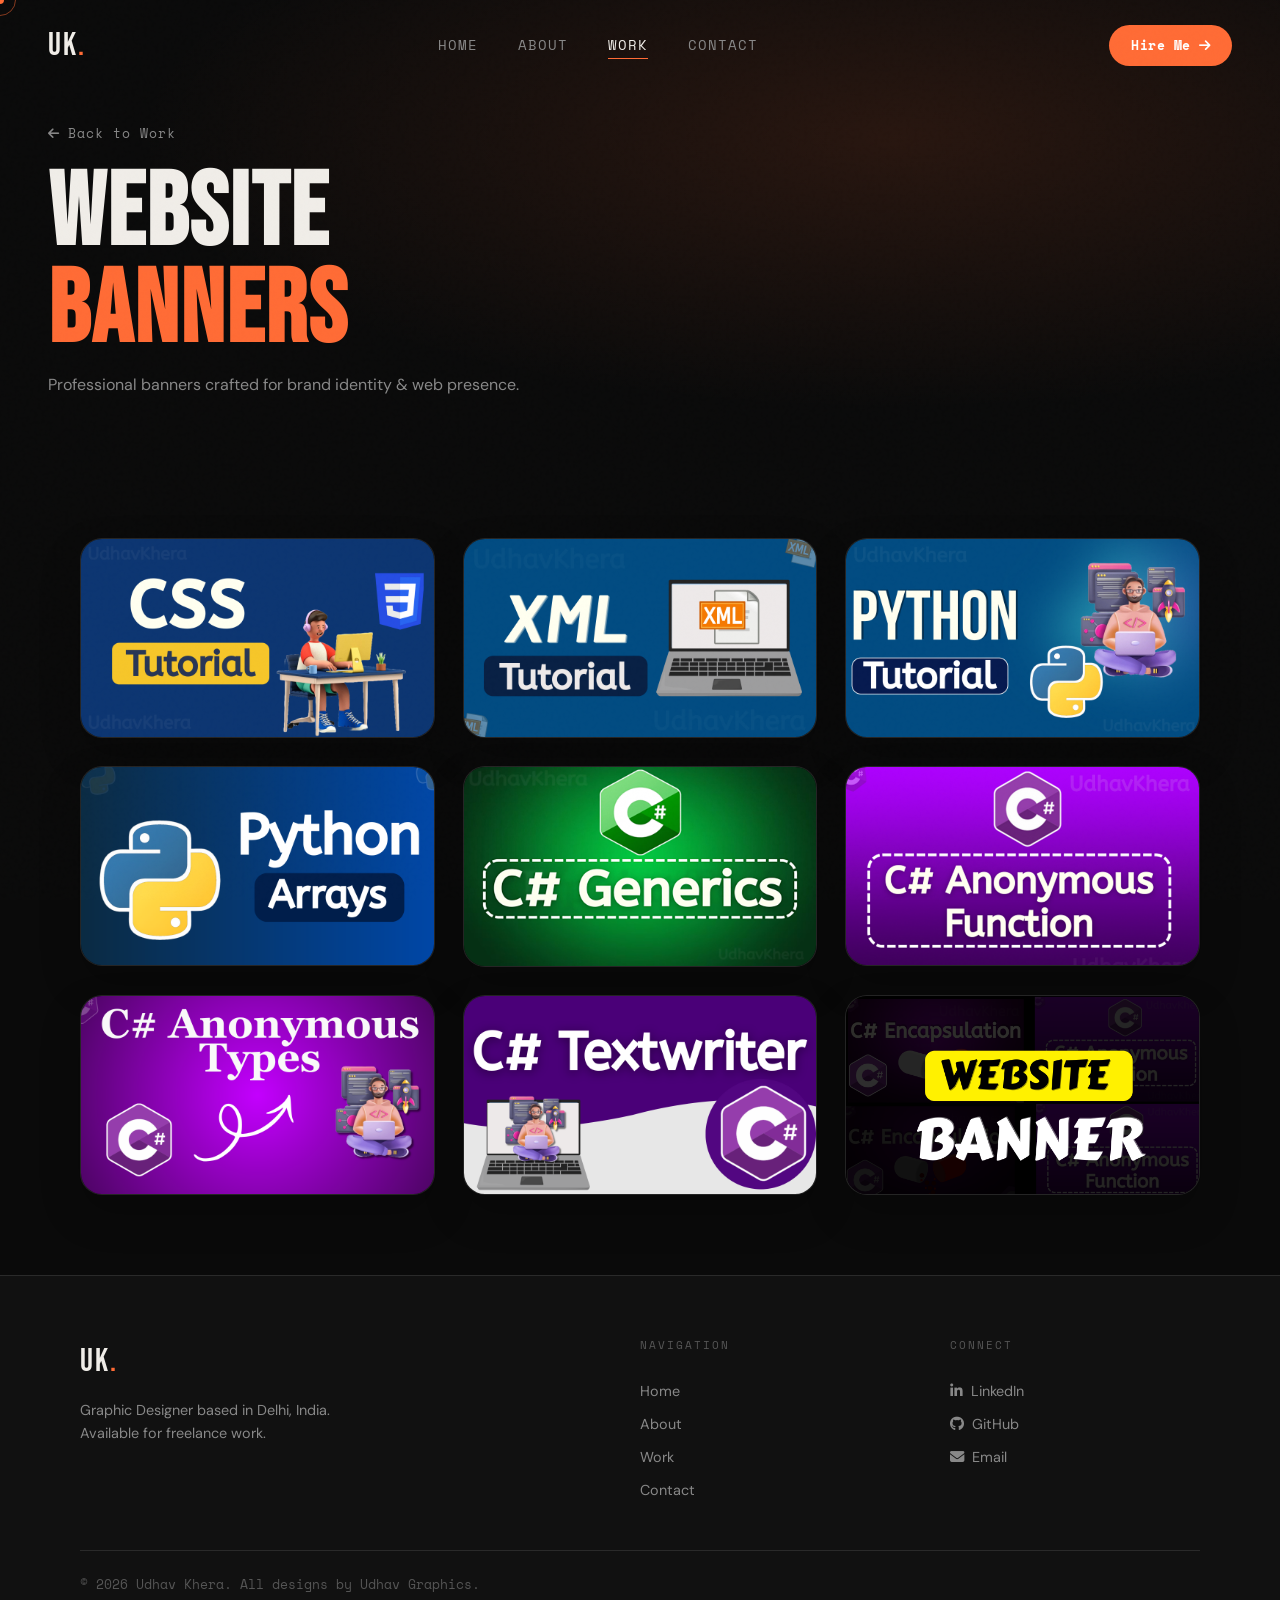
<file: website banner.html>
<!DOCTYPE html>
<html lang="en">
<head>
  <meta charset="UTF-8">
  <meta name="viewport" content="width=device-width, initial-scale=1.0">

  <link rel="stylesheet" href="https://cdnjs.cloudflare.com/ajax/libs/font-awesome/6.5.2/css/all.min.css">
  <link href="https://fonts.googleapis.com/css2?family=Bebas+Neue&family=DM+Sans:ital,opsz,wght@0,9..40,300;0,9..40,400;0,9..40,500;1,9..40,300&family=Space+Mono:wght@400;700&display=swap" rel="stylesheet">
  <link rel="stylesheet" href="./asset/css/style.css">

  <title>Website Banners — Udhav Khera</title>

  <!-- Website Banner Gallery Fix CSS -->
  <style>
    * {
      box-sizing: border-box;
    }

    body {
      overflow-x: hidden;
    }

    .gallery-section {
      width: 100%;
      padding: 80px 0;
      position: relative;
      z-index: 2;
    }

    .gallery-section .container {
      width: min(1200px, calc(100% - 40px));
      margin: 0 auto;
    }

    .gallery-section .vlog-grid {
      display: grid;
      grid-template-columns: repeat(auto-fit, minmax(300px, 1fr));
      gap: 28px;
      align-items: start;
    }

    .gallery-section .vlog-card {
      width: 100%;
      border-radius: 22px;
      overflow: hidden;
      background: rgba(255, 255, 255, 0.04);
      border: 1px solid rgba(255, 255, 255, 0.08);
      box-shadow: 0 18px 40px rgba(0, 0, 0, 0.22);
      transition: transform 0.3s ease, box-shadow 0.3s ease, border-color 0.3s ease;
    }

    .gallery-section .vlog-card:hover {
      transform: translateY(-6px);
      border-color: rgba(255, 107, 53, 0.35);
      box-shadow: 0 25px 55px rgba(0, 0, 0, 0.35);
    }

    .gallery-section .vlog-thumb {
      width: 100%;
      aspect-ratio: 16 / 9;
      overflow: hidden;
      background: #0f0f0f;
      display: flex;
      align-items: center;
      justify-content: center;
      position: relative;
    }

    .gallery-section .vlog-thumb img {
      width: 100%;
      height: 100%;
      object-fit: contain;
      display: block;
      background: #0f0f0f;
      transition: transform 0.35s ease;
    }

    .gallery-section .vlog-card:hover .vlog-thumb img {
      transform: scale(1.03);
    }

    .gallery-section .vlog-thumb.is-broken::after {
      content: "Image not found - check file name/path";
      position: absolute;
      inset: 0;
      display: flex;
      align-items: center;
      justify-content: center;
      padding: 20px;
      text-align: center;
      color: #ffffff;
      background: #151515;
      font-family: "DM Sans", sans-serif;
      font-size: 14px;
      line-height: 1.4;
    }

    @media (max-width: 992px) {
      .gallery-section {
        padding: 60px 0;
      }

      .gallery-section .vlog-grid {
        grid-template-columns: repeat(auto-fit, minmax(260px, 1fr));
        gap: 24px;
      }
    }

    @media (max-width: 576px) {
      .gallery-section .container {
        width: min(100% - 28px, 1200px);
      }

      .gallery-section .vlog-grid {
        grid-template-columns: 1fr;
        gap: 20px;
      }

      .gallery-section .vlog-card {
        border-radius: 18px;
      }

      .gallery-section .vlog-thumb {
        aspect-ratio: 16 / 9;
      }
    }
  </style>
</head>

<body>
  <div class="cursor"></div>
  <div class="cursor-follower"></div>
  <div class="noise"></div>

  <header class="header" id="header">
    <a href="index.html" class="logo">UK<span>.</span></a>
    <nav class="nav">
      <a href="index.html" class="nav-link">Home</a>
      <a href="index.html#about" class="nav-link">About</a>
      <a href="index.html#work" class="nav-link active">Work</a>
      <a href="contact.html" class="nav-link">Contact</a>
    </nav>
    <a href="contact.html" class="header-cta">Hire Me <i class="fas fa-arrow-right"></i></a>
    <button class="hamburger" id="hamburger" aria-label="Menu"><span></span><span></span></button>
  </header>

  <div class="mobile-nav" id="mobileNav">
    <a href="index.html">Home</a>
    <a href="index.html#about">About</a>
    <a href="index.html#work">Work</a>
    <a href="contact.html">Contact</a>
    <a href="contact.html" class="mobile-cta">Hire Me</a>
  </div>

  <div class="gallery-hero">
    <div class="gallery-hero-content">
      <a href="index.html#work" class="back-link reveal">
        <i class="fas fa-arrow-left"></i> Back to Work
      </a>
      <h1 class="reveal">Website<br><em>Banners</em></h1>
      <p class="subtitle reveal">Professional banners crafted for brand identity &amp; web presence.</p>
    </div>
  </div>

  <section class="gallery-section">
    <div class="container">
      <div class="vlog-grid">

        <div class="vlog-card reveal">
          <div class="vlog-thumb">
            <img src="./asset/images/CSS%20Tutorial.png" alt="CSS Tutorial" loading="lazy" onerror="this.closest('.vlog-thumb').classList.add('is-broken'); this.style.display='none';">
          </div>
        </div>

        <div class="vlog-card reveal">
          <div class="vlog-thumb">
            <img src="./asset/images/XML%20Tutorial.png" alt="XML Tutorial" loading="lazy" onerror="this.closest('.vlog-thumb').classList.add('is-broken'); this.style.display='none';">
          </div>
        </div>

        <div class="vlog-card reveal">
          <div class="vlog-thumb">
            <img src="./asset/images/Python%20tutorial.png" alt="Python Tutorial" loading="lazy" onerror="this.closest('.vlog-thumb').classList.add('is-broken'); this.style.display='none';">
          </div>
        </div>

        <div class="vlog-card reveal">
          <div class="vlog-thumb">
            <img src="./asset/images/Python%20Arrays.png" alt="Python Arrays" loading="lazy" onerror="this.closest('.vlog-thumb').classList.add('is-broken'); this.style.display='none';">
          </div>
        </div>

        <div class="vlog-card reveal">
          <div class="vlog-thumb">
            <img src="./asset/images/C%20Generics.jpg" alt="C Generics" loading="lazy" onerror="this.closest('.vlog-thumb').classList.add('is-broken'); this.style.display='none';">
          </div>
        </div>

        <div class="vlog-card reveal">
          <div class="vlog-thumb">
            <img src="./asset/images/CSharp%20Anonymous%20Function.png" alt="C# Anonymous Function" loading="lazy" onerror="this.closest('.vlog-thumb').classList.add('is-broken'); this.style.display='none';">
          </div>
        </div>

        <div class="vlog-card reveal">
          <div class="vlog-thumb">
            <img src="./asset/images/CSharp%20Anonymous%20Types.png" alt="C# Anonymous Types" loading="lazy" onerror="this.closest('.vlog-thumb').classList.add('is-broken'); this.style.display='none';">
          </div>
        </div>

        <div class="vlog-card reveal">
          <div class="vlog-thumb">
            <img src="./asset/images/CSharp%20Textwriter.png" alt="C# TextWriter" loading="lazy" onerror="this.closest('.vlog-thumb').classList.add('is-broken'); this.style.display='none';">
          </div>
        </div>

        <div class="vlog-card reveal">
          <div class="vlog-thumb">
            <img src="./asset/images/website.png" alt="Website Banner" loading="lazy" onerror="this.closest('.vlog-thumb').classList.add('is-broken'); this.style.display='none';">
          </div>
        </div>

      </div>
    </div>
  </section>

  <footer class="footer">
    <div class="container">
      <div class="footer-grid">

        <div class="footer-brand">
          <span class="logo">UK<span>.</span></span>
          <p>Graphic Designer based in Delhi, India. Available for freelance work.</p>
        </div>

        <div class="footer-links">
          <p class="footer-heading">Navigation</p>
          <a href="index.html">Home</a>
          <a href="index.html#about">About</a>
          <a href="index.html#work">Work</a>
          <a href="contact.html">Contact</a>
        </div>

        <div class="footer-social">
          <p class="footer-heading">Connect</p>
          <a href="https://www.linkedin.com/in/udhav-khera-a5574b271/" target="_blank">
            <i class="fa-brands fa-linkedin-in"></i> LinkedIn
          </a>
          <a href="https://github.com/udhavkhera20050-hub" target="_blank">
            <i class="fa-brands fa-github"></i> GitHub
          </a>
          <a href="mailto:udhavkhera8@gmail.com">
            <i class="fas fa-envelope"></i> Email
          </a>
        </div>

      </div>

      <div class="footer-bottom">
        <p>&copy; 2026 Udhav Khera. All designs by Udhav Graphics.</p>
      </div>
    </div>
  </footer>

  <script src="./asset/js/main.js"></script>
</body>
</html>
</file>
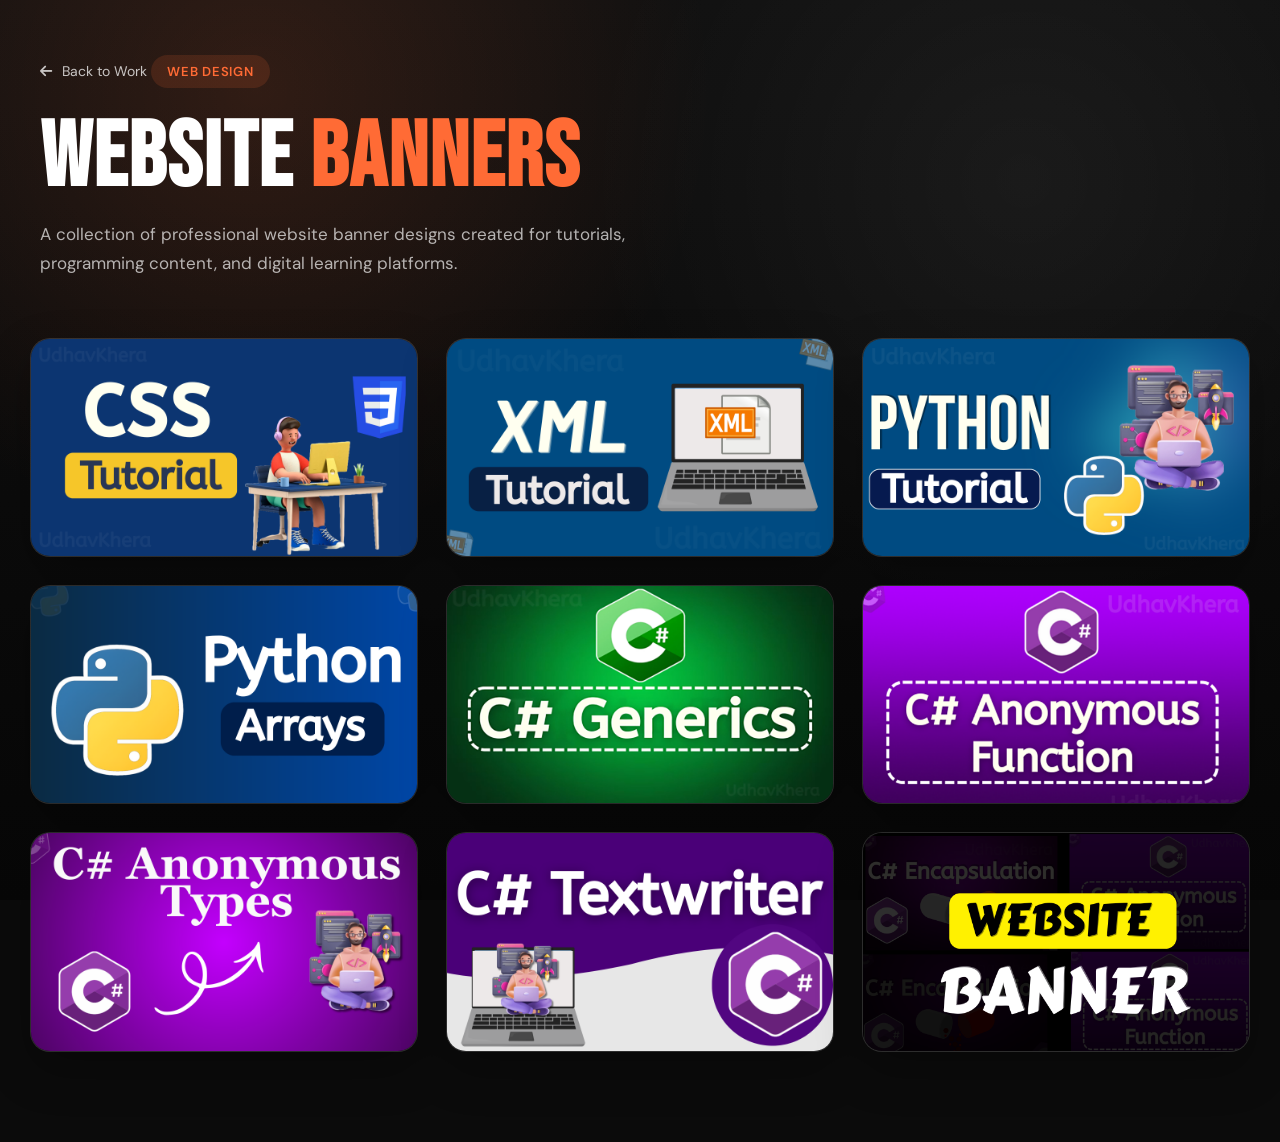
<file: website-banner.html>
<!DOCTYPE html>
<html lang="en">
<head>
  <meta charset="UTF-8">
  <meta name="viewport" content="width=device-width, initial-scale=1.0">

  <link rel="stylesheet" href="https://cdnjs.cloudflare.com/ajax/libs/font-awesome/6.5.2/css/all.min.css">
  <link href="https://fonts.googleapis.com/css2?family=Bebas+Neue&family=DM+Sans:wght@400;500;600;700&display=swap" rel="stylesheet">

  <title>Website Banners | Udhav Khera</title>

  <style>
    * {
      margin: 0;
      padding: 0;
      box-sizing: border-box;
    }

    body {
      font-family: "DM Sans", sans-serif;
      background: #0b0b0b;
      color: #ffffff;
      overflow-x: hidden;
    }

    body::before {
      content: "";
      position: fixed;
      inset: 0;
      background:
        radial-gradient(circle at 20% 10%, rgba(255, 107, 53, 0.14), transparent 35%),
        radial-gradient(circle at 80% 20%, rgba(255, 255, 255, 0.05), transparent 35%),
        linear-gradient(180deg, #101010 0%, #070707 100%);
      z-index: -1;
    }

    .page-header {
      width: min(100% - 50px, 1200px);
      margin: 0 auto;
      padding: 55px 0 25px;
    }

    .back-btn {
      display: inline-flex;
      align-items: center;
      gap: 10px;
      text-decoration: none;
      color: rgba(255, 255, 255, 0.75);
      font-size: 14px;
      margin-bottom: 35px;
      transition: 0.3s ease;
    }

    .back-btn:hover {
      color: #ff6b35;
      transform: translateX(-4px);
    }

    .project-tag {
      display: inline-block;
      padding: 8px 16px;
      border-radius: 999px;
      background: rgba(255, 107, 53, 0.14);
      color: #ff6b35;
      font-size: 13px;
      font-weight: 600;
      letter-spacing: 0.06em;
      text-transform: uppercase;
      margin-bottom: 18px;
    }

    .page-title {
      font-family: "Bebas Neue", sans-serif;
      font-size: clamp(48px, 8vw, 92px);
      line-height: 0.95;
      letter-spacing: 2px;
      margin-bottom: 18px;
    }

    .page-title span {
      color: #ff6b35;
    }

    .page-desc {
      max-width: 620px;
      color: rgba(255, 255, 255, 0.68);
      font-size: 17px;
      line-height: 1.7;
    }

    .gallery-section {
      width: min(100% - 50px, 1220px);
      margin: 0 auto;
      padding: 35px 0 90px;
    }

    .vlog-grid {
      display: grid;
      grid-template-columns: repeat(3, 1fr);
      gap: 28px;
    }

    .vlog-card {
      position: relative;
      border-radius: 20px;
      overflow: hidden;
      background: rgba(255, 255, 255, 0.045);
      border: 1px solid rgba(255, 255, 255, 0.10);
      box-shadow: 0 18px 45px rgba(0, 0, 0, 0.28);
      transition: transform 0.35s ease, box-shadow 0.35s ease, border-color 0.35s ease;
    }

    .vlog-card:hover {
      transform: translateY(-8px);
      border-color: rgba(255, 107, 53, 0.55);
      box-shadow: 0 28px 70px rgba(0, 0, 0, 0.48);
    }

    .vlog-thumb {
      width: 100%;
      aspect-ratio: 16 / 9;
      overflow: hidden;
      background: #111111;
    }

    .vlog-thumb img {
      width: 100%;
      height: 100%;
      display: block;
      object-fit: cover;
      transition: transform 0.45s ease, filter 0.45s ease;
    }

    .vlog-card:hover .vlog-thumb img {
      transform: scale(1.06);
      filter: brightness(0.88);
    }

    @media (max-width: 950px) {
      .vlog-grid {
        grid-template-columns: repeat(2, 1fr);
      }
    }

    @media (max-width: 600px) {
      .page-header,
      .gallery-section {
        width: min(100% - 30px, 100%);
      }

      .page-header {
        padding-top: 40px;
      }

      .vlog-grid {
        grid-template-columns: 1fr;
        gap: 22px;
      }

      .page-desc {
        font-size: 15px;
      }
    }
  </style>
</head>

<body>

  <header class="page-header">
    <a href="./index.html#work" class="back-btn">
      <i class="fas fa-arrow-left"></i>
      Back to Work
    </a>

    <span class="project-tag">Web Design</span>

    <h1 class="page-title">
      Website <span>Banners</span>
    </h1>

    <p class="page-desc">
      A collection of professional website banner designs created for tutorials,
      programming content, and digital learning platforms.
    </p>
  </header>

  <section class="gallery-section" id="banners">
    <div class="vlog-grid">

      <div class="vlog-card">
        <div class="vlog-thumb">
          <img src="./asset/images/CSS%20Tutorial.png" alt="CSS Tutorial Banner">
        </div>
      </div>

      <div class="vlog-card">
        <div class="vlog-thumb">
          <img src="./asset/images/XML%20Tutorial.png" alt="XML Tutorial Banner">
        </div>
      </div>

      <div class="vlog-card">
        <div class="vlog-thumb">
          <img src="./asset/images/Python%20tutorial.png" alt="Python Tutorial Banner">
        </div>
      </div>

      <div class="vlog-card">
        <div class="vlog-thumb">
          <img src="./asset/images/Python%20Arrays.png" alt="Python Arrays Banner">
        </div>
      </div>

      <div class="vlog-card">
        <div class="vlog-thumb">
          <img src="./asset/images/C%20Generics.jpg" alt="C# Generics Banner">
        </div>
      </div>

      <div class="vlog-card">
        <div class="vlog-thumb">
          <img src="./asset/images/CSharp%20Anonymous%20Function.png" alt="C# Anonymous Function Banner">
        </div>
      </div>

      <div class="vlog-card">
        <div class="vlog-thumb">
          <img src="./asset/images/CSharp%20Anonymous%20Types.png" alt="C# Anonymous Types Banner">
        </div>
      </div>

      <div class="vlog-card">
        <div class="vlog-thumb">
          <img src="./asset/images/CSharp%20Textwriter.png" alt="C# TextWriter Banner">
        </div>
      </div>

      <div class="vlog-card">
        <div class="vlog-thumb">
          <img src="./asset/images/website.png" alt="Website Banner Design">
        </div>
      </div>

    </div>
  </section>

</body>
</html>
</file>
<file: asset/css/style.css>
/* =============================================
   UDHAV KHERA — PORTFOLIO CSS
   Dark editorial aesthetic, orange accent
   ============================================= */

:root {
  --bg: #0a0a0a;
  --bg2: #111111;
  --bg3: #181818;
  --surface: #1a1a1a;
  --border: #2a2a2a;
  --accent: #ff6b35;
  --accent2: #f7c59f;
  --text: #f0ede8;
  --muted: #888;
  --muted2: #555;
  --font-head: 'Bebas Neue', sans-serif;
  --font-body: 'DM Sans', sans-serif;
  --font-mono: 'Space Mono', monospace;
  --radius: 12px;
  --transition: 0.3s cubic-bezier(0.4, 0, 0.2, 1);
}

*, *::before, *::after { box-sizing: border-box; margin: 0; padding: 0; }

html { scroll-behavior: smooth; }

body {
  background: var(--bg);
  color: var(--text);
  font-family: var(--font-body);
  font-size: 16px;
  line-height: 1.6;
  overflow-x: hidden;
  cursor: none;
}

/* ── Custom Cursor ── */
.cursor {
  position: fixed;
  width: 8px; height: 8px;
  background: var(--accent);
  border-radius: 50%;
  pointer-events: none;
  z-index: 9999;
  transform: translate(-50%, -50%);
  transition: transform 0.1s;
}
.cursor-follower {
  position: fixed;
  width: 32px; height: 32px;
  border: 1.5px solid rgba(255,107,53,0.5);
  border-radius: 50%;
  pointer-events: none;
  z-index: 9998;
  transform: translate(-50%, -50%);
  transition: all 0.15s ease;
}

/* ── Noise Overlay ── */
.noise {
  position: fixed;
  inset: 0;
  background-image: url("data:image/svg+xml,%3Csvg viewBox='0 0 256 256' xmlns='http://www.w3.org/2000/svg'%3E%3Cfilter id='noise'%3E%3CfeTurbulence type='fractalNoise' baseFrequency='0.9' numOctaves='4' stitchTiles='stitch'/%3E%3C/filter%3E%3Crect width='100%25' height='100%25' filter='url(%23noise)' opacity='0.04'/%3E%3C/svg%3E");
  pointer-events: none;
  z-index: 9997;
  opacity: 0.4;
}

/* ── Header ── */
.header {
  position: fixed;
  top: 0; left: 0; right: 0;
  display: flex;
  align-items: center;
  justify-content: space-between;
  padding: 20px 48px;
  z-index: 1000;
  transition: background var(--transition), backdrop-filter var(--transition);
}
.header.scrolled {
  background: rgba(10,10,10,0.85);
  backdrop-filter: blur(20px);
  border-bottom: 1px solid var(--border);
}
.logo {
  font-family: var(--font-head);
  font-size: 2rem;
  color: var(--text);
  text-decoration: none;
  letter-spacing: 2px;
}
.logo span { color: var(--accent); }
.nav { display: flex; gap: 40px; }
.nav-link {
  color: var(--muted);
  text-decoration: none;
  font-size: 0.85rem;
  font-family: var(--font-mono);
  letter-spacing: 1px;
  text-transform: uppercase;
  transition: color var(--transition);
  position: relative;
}
.nav-link::after {
  content: '';
  position: absolute;
  bottom: -3px; left: 0;
  width: 0; height: 1px;
  background: var(--accent);
  transition: width var(--transition);
}
.nav-link:hover, .nav-link.active { color: var(--text); }
.nav-link:hover::after, .nav-link.active::after { width: 100%; }

.header-cta {
  display: flex; align-items: center; gap: 8px;
  background: var(--accent);
  color: #fff;
  padding: 10px 22px;
  border-radius: 50px;
  text-decoration: none;
  font-size: 0.82rem;
  font-family: var(--font-mono);
  letter-spacing: 0.5px;
  transition: all var(--transition);
  font-weight: 700;
}
.header-cta:hover { background: var(--accent2); color: #000; transform: translateY(-2px); }

/* ── Hamburger ── */
.hamburger {
  display: none;
  flex-direction: column;
  gap: 5px;
  background: none;
  border: none;
  cursor: pointer;
  padding: 4px;
}
.hamburger span {
  display: block;
  width: 24px; height: 2px;
  background: var(--text);
  transition: all var(--transition);
}

/* ── Mobile Nav ── */
.mobile-nav {
  display: none;
  position: fixed;
  inset: 0;
  background: var(--bg);
  z-index: 999;
  flex-direction: column;
  align-items: center;
  justify-content: center;
  gap: 32px;
}
.mobile-nav.open { display: flex; }
.mobile-nav a {
  font-family: var(--font-head);
  font-size: 3rem;
  color: var(--text);
  text-decoration: none;
  letter-spacing: 3px;
  transition: color var(--transition);
}
.mobile-nav a:hover { color: var(--accent); }
.mobile-cta {
  font-size: 1.5rem !important;
  background: var(--accent);
  color: #fff !important;
  padding: 14px 40px;
  border-radius: 50px;
}

/* ── Container ── */
.container { max-width: 1200px; margin: 0 auto; padding: 0 40px; }

/* ── Reveal Animation ── */
.reveal { opacity: 0; transform: translateY(30px); transition: opacity 0.7s ease, transform 0.7s ease; }
.reveal.visible { opacity: 1; transform: none; }

/* ══════════════════════════════════
   HERO
══════════════════════════════════ */
.hero {
  min-height: 100vh;
  display: flex;
  align-items: center;
  position: relative;
  overflow: hidden;
  padding: 120px 48px 80px;
}
.hero-bg {
  position: absolute; inset: 0;
  pointer-events: none;
}
.hero-circle {
  position: absolute;
  border-radius: 50%;
  filter: blur(80px);
  opacity: 0.15;
}
.c1 {
  width: 600px; height: 600px;
  background: radial-gradient(circle, var(--accent), transparent);
  top: -200px; right: -100px;
}
.c2 {
  width: 400px; height: 400px;
  background: radial-gradient(circle, #f7c59f, transparent);
  bottom: -100px; left: 100px;
}
.grid-lines {
  position: absolute; inset: 0;
  background-image:
    linear-gradient(rgba(255,255,255,0.02) 1px, transparent 1px),
    linear-gradient(90deg, rgba(255,255,255,0.02) 1px, transparent 1px);
  background-size: 60px 60px;
}

.hero-content { flex: 1; max-width: 620px; z-index: 1; }

.hero-badge {
  display: inline-flex;
  align-items: center;
  gap: 8px;
  background: rgba(255,107,53,0.1);
  border: 1px solid rgba(255,107,53,0.3);
  color: var(--accent);
  padding: 6px 14px;
  border-radius: 50px;
  font-size: 0.78rem;
  font-family: var(--font-mono);
  letter-spacing: 1px;
  margin-bottom: 24px;
}
.hero-badge .dot {
  width: 6px; height: 6px;
  background: var(--accent);
  border-radius: 50%;
  animation: pulse 1.5s infinite;
}
@keyframes pulse {
  0%, 100% { opacity: 1; }
  50% { opacity: 0.3; }
}

.hero-name {
  font-family: var(--font-head);
  font-size: clamp(5rem, 10vw, 9rem);
  line-height: 0.9;
  letter-spacing: -2px;
  margin-bottom: 20px;
}
.hero-name .line { display: block; }
.accent-line { color: var(--accent); }
.dot-accent { color: var(--text); }

.hero-role {
  display: flex;
  align-items: center;
  gap: 10px;
  font-size: 1.1rem;
  color: var(--muted);
  margin-bottom: 20px;
  font-family: var(--font-mono);
}
.type-wrap { display: flex; align-items: center; }
.typed-text { color: var(--accent); font-weight: 700; }
.cursor-blink {
  color: var(--accent);
  animation: blink 1s step-end infinite;
  margin-left: 2px;
}
@keyframes blink { 0%,100% { opacity:1; } 50% { opacity:0; } }

.hero-desc {
  color: var(--muted);
  font-size: 1rem;
  line-height: 1.7;
  max-width: 480px;
  margin-bottom: 36px;
}

.hero-actions { display: flex; align-items: center; gap: 24px; flex-wrap: wrap; }

.btn-primary {
  display: inline-flex;
  align-items: center; gap: 10px;
  background: var(--accent);
  color: #fff;
  padding: 14px 30px;
  border-radius: 50px;
  text-decoration: none;
  font-family: var(--font-mono);
  font-size: 0.85rem;
  font-weight: 700;
  letter-spacing: 0.5px;
  transition: all var(--transition);
}
.btn-primary:hover { background: #ff8555; transform: translateY(-3px); box-shadow: 0 12px 30px rgba(255,107,53,0.3); }
.btn-primary.btn-lg { padding: 18px 40px; font-size: 0.95rem; }

.btn-ghost {
  display: inline-flex;
  align-items: center; gap: 8px;
  border: 1px solid var(--border);
  color: var(--text);
  padding: 14px 28px;
  border-radius: 50px;
  text-decoration: none;
  font-family: var(--font-mono);
  font-size: 0.85rem;
  transition: all var(--transition);
}
.btn-ghost:hover { border-color: var(--accent); color: var(--accent); }

.social-row { display: flex; gap: 12px; }
.social-ico {
  width: 44px; height: 44px;
  display: flex; align-items: center; justify-content: center;
  border: 1px solid var(--border);
  border-radius: 50%;
  color: var(--muted);
  text-decoration: none;
  font-size: 0.9rem;
  transition: all var(--transition);
}
.social-ico:hover { border-color: var(--accent); color: var(--accent); }

/* ── Hero Visual ── */
.hero-visual {
  flex: 0 0 auto;
  display: flex;
  align-items: center;
  justify-content: center;
  z-index: 1;
  margin-left: 60px;
}
.card-stack { position: relative; width: 320px; height: 320px; }

.avatar-ring {
  position: absolute;
  top: 50%; left: 50%;
  transform: translate(-50%, -50%);
  width: 200px; height: 200px;
}
.avatar-inner {
  position: absolute;
  inset: 10px;
  background: linear-gradient(135deg, var(--accent), #ff9a6c);
  border-radius: 50%;
  display: flex; align-items: center; justify-content: center;
}
.avatar-initials {
  font-family: var(--font-head);
  font-size: 3.5rem;
  color: #fff;
  letter-spacing: 3px;
}
.ring-svg {
  position: absolute; inset: 0;
  animation: spin 20s linear infinite;
}
@keyframes spin { to { transform: rotate(360deg); } }

.floating-card {
  position: absolute;
  background: var(--surface);
  border: 1px solid var(--border);
  border-radius: var(--radius);
  padding: 12px 16px;
  display: flex; align-items: center; gap: 8px;
  font-family: var(--font-mono);
  font-size: 0.75rem;
  color: var(--text);
  white-space: nowrap;
  animation: float 3s ease-in-out infinite;
}
.floating-card i { color: var(--accent); }
.fc1 { top: 0; left: -20px; animation-delay: 0s; }
.fc2 { top: 0; right: -10px; animation-delay: 1s; }
.fc3 { bottom: 20px; left: -10px; animation-delay: 2s; }
@keyframes float {
  0%,100% { transform: translateY(0); }
  50% { transform: translateY(-8px); }
}

.stat-chip {
  position: absolute;
  background: var(--accent);
  color: #fff;
  padding: 8px 14px;
  border-radius: 50px;
  display: flex; flex-direction: column; align-items: center;
  font-family: var(--font-mono);
}
.stat-chip strong { font-size: 1.2rem; line-height: 1; }
.stat-chip span { font-size: 0.6rem; opacity: 0.85; }
.s1 { bottom: 10px; right: -10px; }
.s2 { top: 50%; right: -40px; transform: translateY(-50%); }

.scroll-hint {
  position: absolute;
  bottom: 40px;
  left: 50%;
  transform: translateX(-50%);
  display: flex;
  flex-direction: column;
  align-items: center;
  gap: 8px;
  color: var(--muted2);
  font-size: 0.7rem;
  font-family: var(--font-mono);
  letter-spacing: 2px;
  text-transform: uppercase;
}
.scroll-line {
  width: 1px;
  height: 50px;
  background: linear-gradient(to bottom, var(--muted2), transparent);
  animation: scrollLine 2s ease-in-out infinite;
}
@keyframes scrollLine {
  0% { transform: scaleY(0); transform-origin: top; }
  50% { transform: scaleY(1); transform-origin: top; }
  51% { transform: scaleY(1); transform-origin: bottom; }
  100% { transform: scaleY(0); transform-origin: bottom; }
}

/* ── Marquee ── */
.marquee-section {
  border-top: 1px solid var(--border);
  border-bottom: 1px solid var(--border);
  padding: 18px 0;
  overflow: hidden;
  background: var(--bg2);
}
.marquee-track {
  display: flex;
  gap: 40px;
  white-space: nowrap;
  animation: marquee 25s linear infinite;
  font-family: var(--font-mono);
  font-size: 0.8rem;
  color: var(--muted);
  letter-spacing: 1px;
  text-transform: uppercase;
}
.marquee-track .sep { color: var(--accent); }
@keyframes marquee { to { transform: translateX(-50%); } }

/* ── Section Labels ── */
.section-label {
  display: flex;
  align-items: center;
  gap: 12px;
  font-family: var(--font-mono);
  font-size: 0.75rem;
  color: var(--accent);
  letter-spacing: 2px;
  text-transform: uppercase;
  margin-bottom: 24px;
}
.label-line {
  display: block;
  width: 40px; height: 1px;
  background: var(--accent);
}

.section-heading {
  font-family: var(--font-head);
  font-size: clamp(2.5rem, 5vw, 4.5rem);
  line-height: 1;
  letter-spacing: 1px;
  margin-bottom: 20px;
}
.section-heading em { color: var(--accent); font-style: normal; }

/* ══════════════════════════════════
   ABOUT
══════════════════════════════════ */
.about { padding: 120px 0; }

.about-grid {
  display: grid;
  grid-template-columns: 1fr 1fr;
  gap: 80px;
  align-items: start;
}
.about-left p { color: var(--muted); margin-bottom: 16px; line-height: 1.8; }
.about-left strong { color: var(--text); }

.about-stats {
  display: flex;
  gap: 32px;
  margin: 36px 0;
}
.stat-box {
  display: flex;
  flex-direction: column;
  gap: 4px;
}
.stat-num {
  font-family: var(--font-head);
  font-size: 3rem;
  color: var(--accent);
  line-height: 1;
}
.stat-lbl {
  font-size: 0.75rem;
  font-family: var(--font-mono);
  color: var(--muted);
  letter-spacing: 1px;
  text-transform: uppercase;
}
.about-btns { display: flex; gap: 16px; flex-wrap: wrap; margin-top: 8px; }

.skills-block {
  background: var(--surface);
  border: 1px solid var(--border);
  border-radius: var(--radius);
  padding: 28px;
  margin-bottom: 24px;
}
.skills-title {
  font-family: var(--font-mono);
  font-size: 0.72rem;
  color: var(--muted);
  letter-spacing: 2px;
  text-transform: uppercase;
  margin-bottom: 16px;
}
.skill-pills { display: flex; flex-wrap: wrap; gap: 8px; }
.skill-pills span {
  background: rgba(255,107,53,0.08);
  border: 1px solid rgba(255,107,53,0.2);
  color: var(--accent2);
  padding: 5px 12px;
  border-radius: 50px;
  font-size: 0.78rem;
  font-family: var(--font-mono);
}

.services-list { display: flex; flex-direction: column; gap: 16px; }
.service-item {
  display: flex;
  gap: 16px;
  align-items: flex-start;
  background: var(--surface);
  border: 1px solid var(--border);
  border-radius: var(--radius);
  padding: 20px;
  transition: border-color var(--transition);
}
.service-item:hover { border-color: var(--accent); }
.service-icon {
  width: 42px; height: 42px;
  min-width: 42px;
  background: rgba(255,107,53,0.1);
  border-radius: 10px;
  display: flex; align-items: center; justify-content: center;
  color: var(--accent);
  font-size: 1rem;
}
.service-item h4 { font-size: 0.95rem; margin-bottom: 4px; }
.service-item p { font-size: 0.82rem; color: var(--muted); margin: 0; }

/* ══════════════════════════════════
   WORK
══════════════════════════════════ */
.work { padding: 120px 0; background: var(--bg2); }

.work-header {
  display: flex;
  justify-content: space-between;
  align-items: flex-end;
  margin-bottom: 60px;
}
.work-header p { color: var(--muted); max-width: 340px; text-align: right; }

/* ── Work Slider ── */
.work-slider-wrap { position: relative; }

.work-slider-viewport {
  overflow: hidden;
  border-radius: var(--radius);
}

.work-slider-track {
  display: flex;
  gap: 20px;
  transition: transform 0.55s cubic-bezier(0.4, 0, 0.2, 1);
  will-change: transform;
}

.work-card {
  flex: 0 0 calc((100% - 40px) / 3);
  border-radius: var(--radius);
  overflow: hidden;
  background: var(--surface);
  border: 1px solid var(--border);
  transition: border-color var(--transition), transform var(--transition);
}
.work-card:hover {
  border-color: var(--accent);
  transform: translateY(-4px);
}
.work-card-inner {
  display: block;
  text-decoration: none;
  color: var(--text);
}
.work-thumb {
  position: relative;
  overflow: hidden;
  aspect-ratio: 16/9;
  background: var(--bg3);
}
.work-thumb img {
  width: 100%; height: 100%;
  object-fit: contain;
  transition: transform 0.5s ease;
  display: block;
}
.work-card:hover .work-thumb img { transform: scale(1.06); }

.work-overlay {
  position: absolute; inset: 0;
  background: rgba(10,10,10,0.72);
  display: flex; align-items: center; justify-content: center;
  opacity: 0;
  transition: opacity var(--transition);
}
.work-card:hover .work-overlay { opacity: 1; }
.view-label {
  display: flex; align-items: center; gap: 8px;
  background: var(--accent);
  color: #fff;
  padding: 10px 20px;
  border-radius: 50px;
  font-family: var(--font-mono);
  font-size: 0.78rem;
  font-weight: 700;
}

.work-meta {
  padding: 16px 18px 18px;
  border-top: 1px solid var(--border);
}
.work-tag {
  font-family: var(--font-mono);
  font-size: 0.65rem;
  color: var(--accent);
  letter-spacing: 1.5px;
  text-transform: uppercase;
  margin-bottom: 5px;
  display: block;
}
.work-meta h3 { font-size: 0.95rem; margin-bottom: 4px; font-weight: 500; }
.work-meta p { font-size: 0.78rem; color: var(--muted); line-height: 1.5; }

/* ── Slider Controls ── */
.slider-controls {
  display: flex;
  align-items: center;
  justify-content: center;
  gap: 20px;
  margin-top: 36px;
}

.slider-btn {
  width: 46px; height: 46px;
  border-radius: 50%;
  border: 1px solid var(--border);
  background: var(--surface);
  color: var(--text);
  font-size: 0.9rem;
  cursor: pointer;
  display: flex; align-items: center; justify-content: center;
  transition: all var(--transition);
  flex-shrink: 0;
}
.slider-btn:hover:not(:disabled) {
  border-color: var(--accent);
  background: var(--accent);
  color: #fff;
}
.slider-btn:disabled { opacity: 0.25; cursor: default; }

.slider-dots {
  display: flex;
  gap: 8px;
  align-items: center;
}
.slider-dot {
  width: 6px; height: 6px;
  border-radius: 50%;
  background: var(--border);
  cursor: pointer;
  transition: all var(--transition);
  border: none;
  padding: 0;
}
.slider-dot.active {
  background: var(--accent);
  width: 22px;
  border-radius: 3px;
}

.slider-counter {
  font-family: var(--font-mono);
  font-size: 0.75rem;
  color: var(--muted);
  letter-spacing: 1px;
  min-width: 50px;
  text-align: center;
}

/* ══════════════════════════════════
   CTA SECTION
══════════════════════════════════ */
.cta-section { padding: 120px 0; }
.cta-inner {
  text-align: center;
  max-width: 700px;
  margin: 0 auto;
}
.cta-badge {
  display: inline-block;
  background: rgba(255,107,53,0.1);
  border: 1px solid rgba(255,107,53,0.3);
  color: var(--accent);
  padding: 6px 16px;
  border-radius: 50px;
  font-size: 0.75rem;
  font-family: var(--font-mono);
  letter-spacing: 2px;
  text-transform: uppercase;
  margin-bottom: 24px;
}
.cta-inner h2 {
  font-family: var(--font-head);
  font-size: clamp(2.5rem, 5vw, 4.5rem);
  line-height: 1;
  margin-bottom: 16px;
}
.cta-inner h2 em { color: var(--accent); font-style: normal; }
.cta-inner p { color: var(--muted); margin-bottom: 36px; font-size: 1rem; }

/* ══════════════════════════════════
   FOOTER
══════════════════════════════════ */
.footer {
  background: var(--bg2);
  border-top: 1px solid var(--border);
  padding: 60px 0 30px;
}
.footer-grid {
  display: grid;
  grid-template-columns: 2fr 1fr 1fr;
  gap: 60px;
  margin-bottom: 48px;
}
.footer-brand p { color: var(--muted); font-size: 0.9rem; margin-top: 12px; max-width: 260px; }
.footer-heading {
  font-family: var(--font-mono);
  font-size: 0.7rem;
  color: var(--muted2);
  letter-spacing: 2px;
  text-transform: uppercase;
  margin-bottom: 16px;
}
.footer-links, .footer-social { display: flex; flex-direction: column; gap: 10px; }
.footer-links a, .footer-social a {
  color: var(--muted);
  text-decoration: none;
  font-size: 0.9rem;
  transition: color var(--transition);
  display: flex; align-items: center; gap: 8px;
}
.footer-links a:hover, .footer-social a:hover { color: var(--accent); }
.footer-bottom {
  border-top: 1px solid var(--border);
  padding-top: 24px;
  font-size: 0.8rem;
  color: var(--muted2);
  font-family: var(--font-mono);
}

/* ══════════════════════════════════
   GALLERY PAGES
══════════════════════════════════ */
.gallery-hero {
  min-height: 50vh;
  display: flex;
  align-items: flex-end;
  padding: 120px 48px 60px;
  position: relative;
  overflow: hidden;
}
.gallery-hero::before {
  content: '';
  position: absolute; inset: 0;
  background: radial-gradient(ellipse at 70% 30%, rgba(255,107,53,0.12), transparent 60%);
}
.gallery-hero-content { z-index: 1; }
.gallery-hero h1 {
  font-family: var(--font-head);
  font-size: clamp(4rem, 8vw, 7rem);
  line-height: 0.95;
  letter-spacing: 2px;
  margin: 20px 0 12px;
}
.gallery-hero h1 em { color: var(--accent); font-style: normal; }
.gallery-hero .subtitle { color: var(--muted); font-size: 1rem; }

.back-link {
  display: inline-flex; align-items: center; gap: 8px;
  color: var(--muted);
  text-decoration: none;
  font-family: var(--font-mono);
  font-size: 0.8rem;
  letter-spacing: 1px;
  transition: color var(--transition);
}
.back-link:hover { color: var(--accent); }

.gallery-section { padding: 60px 0 120px; }

.vlog-grid {
  display: grid;
  grid-template-columns: repeat(3, 1fr);
  gap: 20px;
}
.vlog-card {
  border-radius: var(--radius);
  overflow: hidden;
  background: var(--surface);
  border: 1px solid var(--border);
  transition: transform var(--transition), box-shadow var(--transition);
}
.vlog-card:hover {
  transform: translateY(-6px);
  box-shadow: 0 20px 40px rgba(0,0,0,0.4);
  border-color: var(--accent);
}
.vlog-thumb { position: relative; aspect-ratio: 16/9; overflow: hidden; }
.vlog-thumb img {
  width: 100%; height: 100%;
  object-fit: contain;
  display: block;
  transition: transform 0.5s ease;
}
.vlog-card:hover .vlog-thumb img { transform: scale(1.05); }
.vlog-thumb a { display: block; height: 100%; }

/* ══════════════════════════════════
   CONTACT PAGE
══════════════════════════════════ */
.contact-hero {
  min-height: 55vh;
  display: flex;
  align-items: flex-end;
  padding: 140px 48px 60px;
  position: relative;
  overflow: hidden;
}
.contact-hero::before {
  content: '';
  position: absolute; inset: 0;
  background: radial-gradient(ellipse at 30% 70%, rgba(255,107,53,0.12), transparent 60%);
}
.contact-hero-content { z-index: 1; }
.contact-hero h1 {
  font-family: var(--font-head);
  font-size: clamp(4rem, 8vw, 7rem);
  line-height: 0.95;
  letter-spacing: 2px;
  margin: 20px 0 12px;
}
.contact-hero h1 em { color: var(--accent); font-style: normal; }
.contact-hero p { color: var(--muted); font-size: 1rem; }

.contact-body { padding: 80px 0 120px; }
.contact-grid {
  display: grid;
  grid-template-columns: 1fr 1fr;
  gap: 40px;
}

.contact-info-card, .contact-map {
  background: var(--surface);
  border: 1px solid var(--border);
  border-radius: var(--radius);
  padding: 40px;
}
.contact-info-card h3, .contact-map h3 {
  font-family: var(--font-head);
  font-size: 2rem;
  letter-spacing: 1px;
  margin-bottom: 12px;
}
.contact-info-card > p, .contact-map > p { color: var(--muted); margin-bottom: 32px; }

.contact-info {
  list-style: none;
  display: flex;
  flex-direction: column;
  gap: 20px;
  margin-bottom: 32px;
}
.contact-info li {
  display: flex;
  align-items: flex-start;
  gap: 16px;
}
.contact-info li i {
  color: var(--accent);
  font-size: 1rem;
  margin-top: 2px;
  width: 20px;
}
.contact-info li span { color: var(--text); font-size: 0.95rem; }

.social-links { display: flex; gap: 12px; }
.social-links a {
  width: 44px; height: 44px;
  display: flex; align-items: center; justify-content: center;
  border: 1px solid var(--border);
  border-radius: 50%;
  color: var(--muted);
  text-decoration: none;
  font-size: 0.9rem;
  transition: all var(--transition);
}
.social-links a:hover { border-color: var(--accent); color: var(--accent); background: rgba(255,107,53,0.08); }

.map-placeholder {
  background: var(--bg3);
  border: 2px dashed var(--border);
  border-radius: var(--radius);
  height: 180px;
  display: flex;
  flex-direction: column;
  align-items: center;
  justify-content: center;
  gap: 8px;
  color: var(--muted);
  margin-bottom: 20px;
}
.map-placeholder i { font-size: 2rem; color: var(--accent); }
.map-placeholder p { font-size: 1rem; }

/* ══════════════════════════════════
   RESPONSIVE
══════════════════════════════════ */
@media (max-width: 1024px) {
  .hero { flex-direction: column; text-align: center; padding: 120px 24px 80px; }
  .hero-content { max-width: 100%; }
  .hero-visual { margin-left: 0; margin-top: 60px; }
  .hero-role { justify-content: center; }
  .hero-actions { justify-content: center; }
  .about-grid { grid-template-columns: 1fr; gap: 48px; }
  .work-card { flex: 0 0 calc(50% - 10px); }
  .footer-grid { grid-template-columns: 1fr 1fr; }
  .vlog-grid { grid-template-columns: repeat(2, 1fr); }
  .contact-grid { grid-template-columns: 1fr; }
  .s2 { display: none; }
}

@media (max-width: 768px) {
  .header { padding: 16px 24px; }
  .nav, .header-cta { display: none; }
  .hamburger { display: flex; }
  .hero { padding-top: 100px; }
  .hero-name { font-size: 4rem; }
  .work-header { flex-direction: column; align-items: flex-start; }
  .work-header p { text-align: left; margin-top: 12px; }
  .footer-grid { grid-template-columns: 1fr; gap: 32px; }
  .vlog-grid { grid-template-columns: 1fr; }
  .work-card { flex: 0 0 85%; }
  .gallery-hero, .contact-hero { padding: 100px 24px 40px; }
  .container { padding: 0 24px; }
  .about-stats { flex-direction: column; gap: 16px; }
  .card-stack { width: 260px; height: 260px; }
  .fc2, .s1, .s2 { display: none; }
}


/* Portfolio image fix: show complete thumbnails/cards without cropping */
.work-thumb,
.vlog-thumb {
  background: #111;
}
.work-thumb img,
.vlog-thumb img {
  object-fit: contain !important;
  object-position: center center;
  background: #111;
}
.work-thumb {
  aspect-ratio: 16 / 9;
}
</file>
